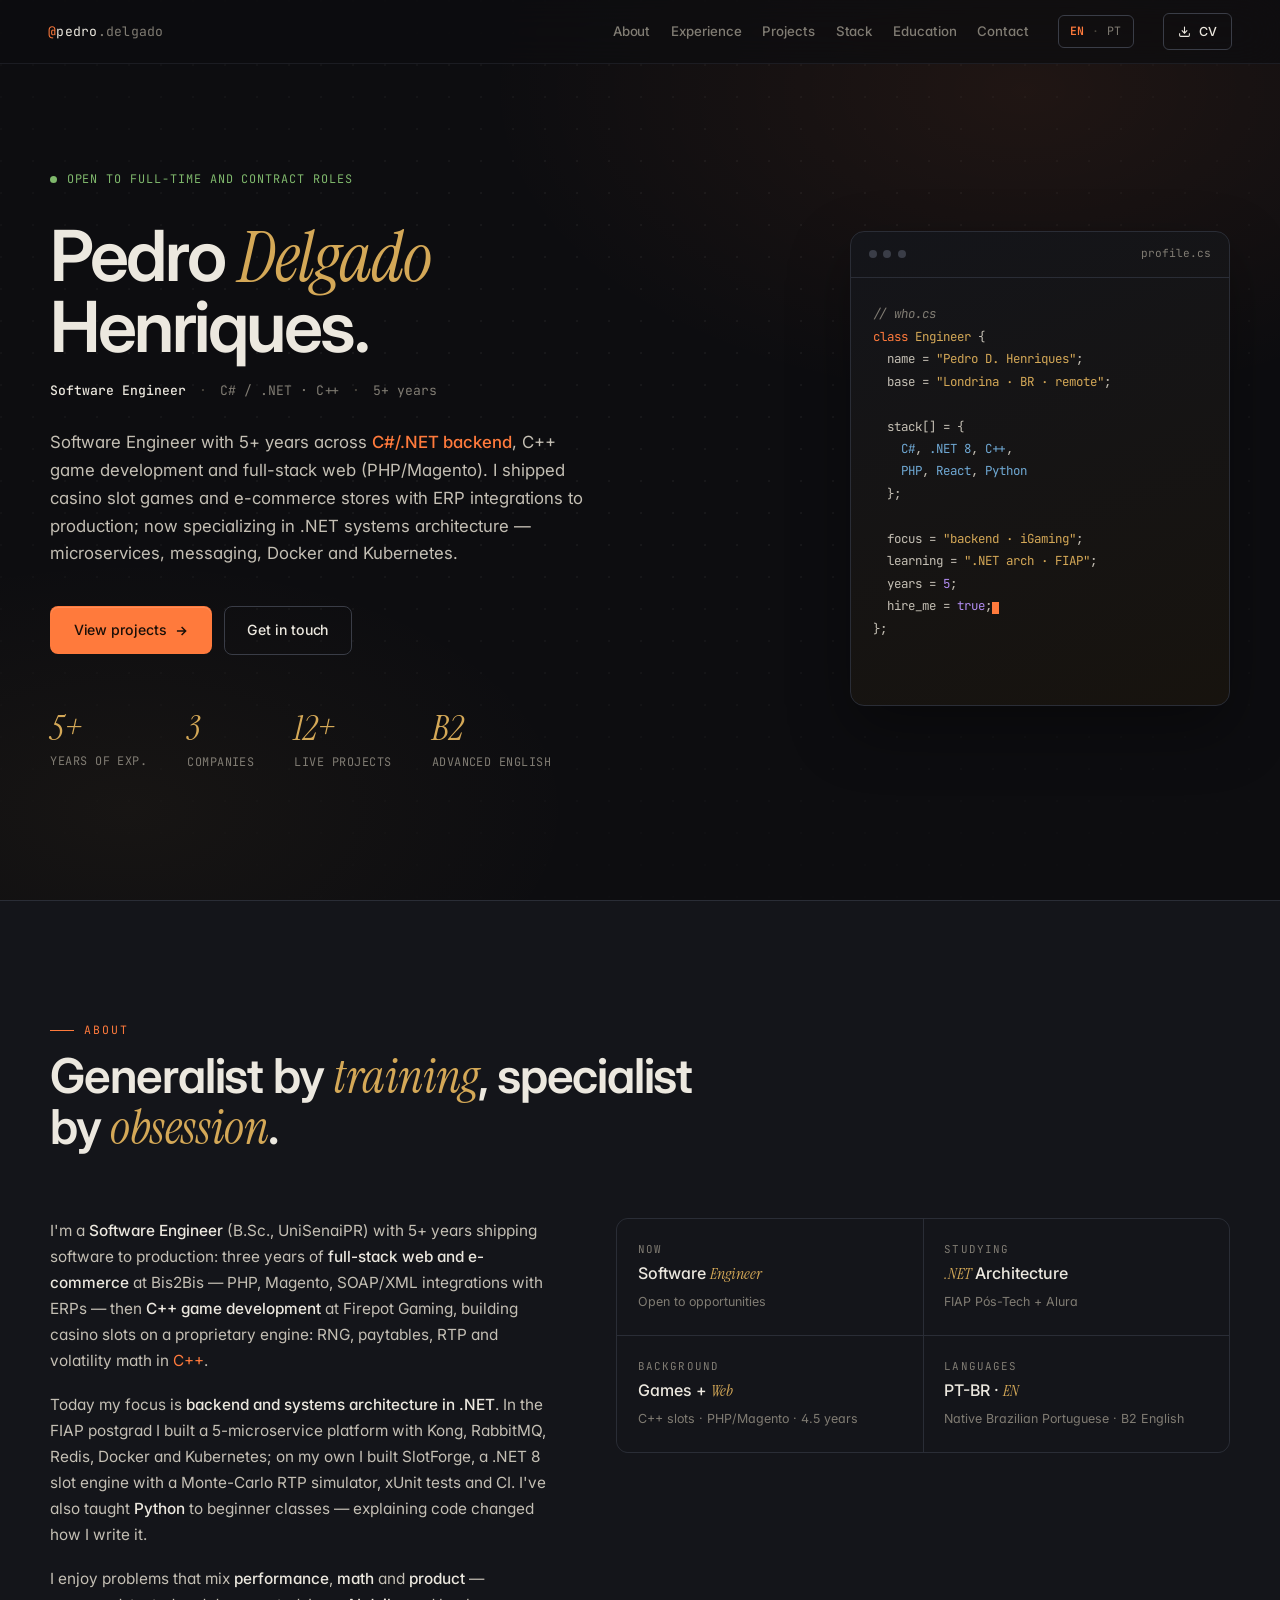
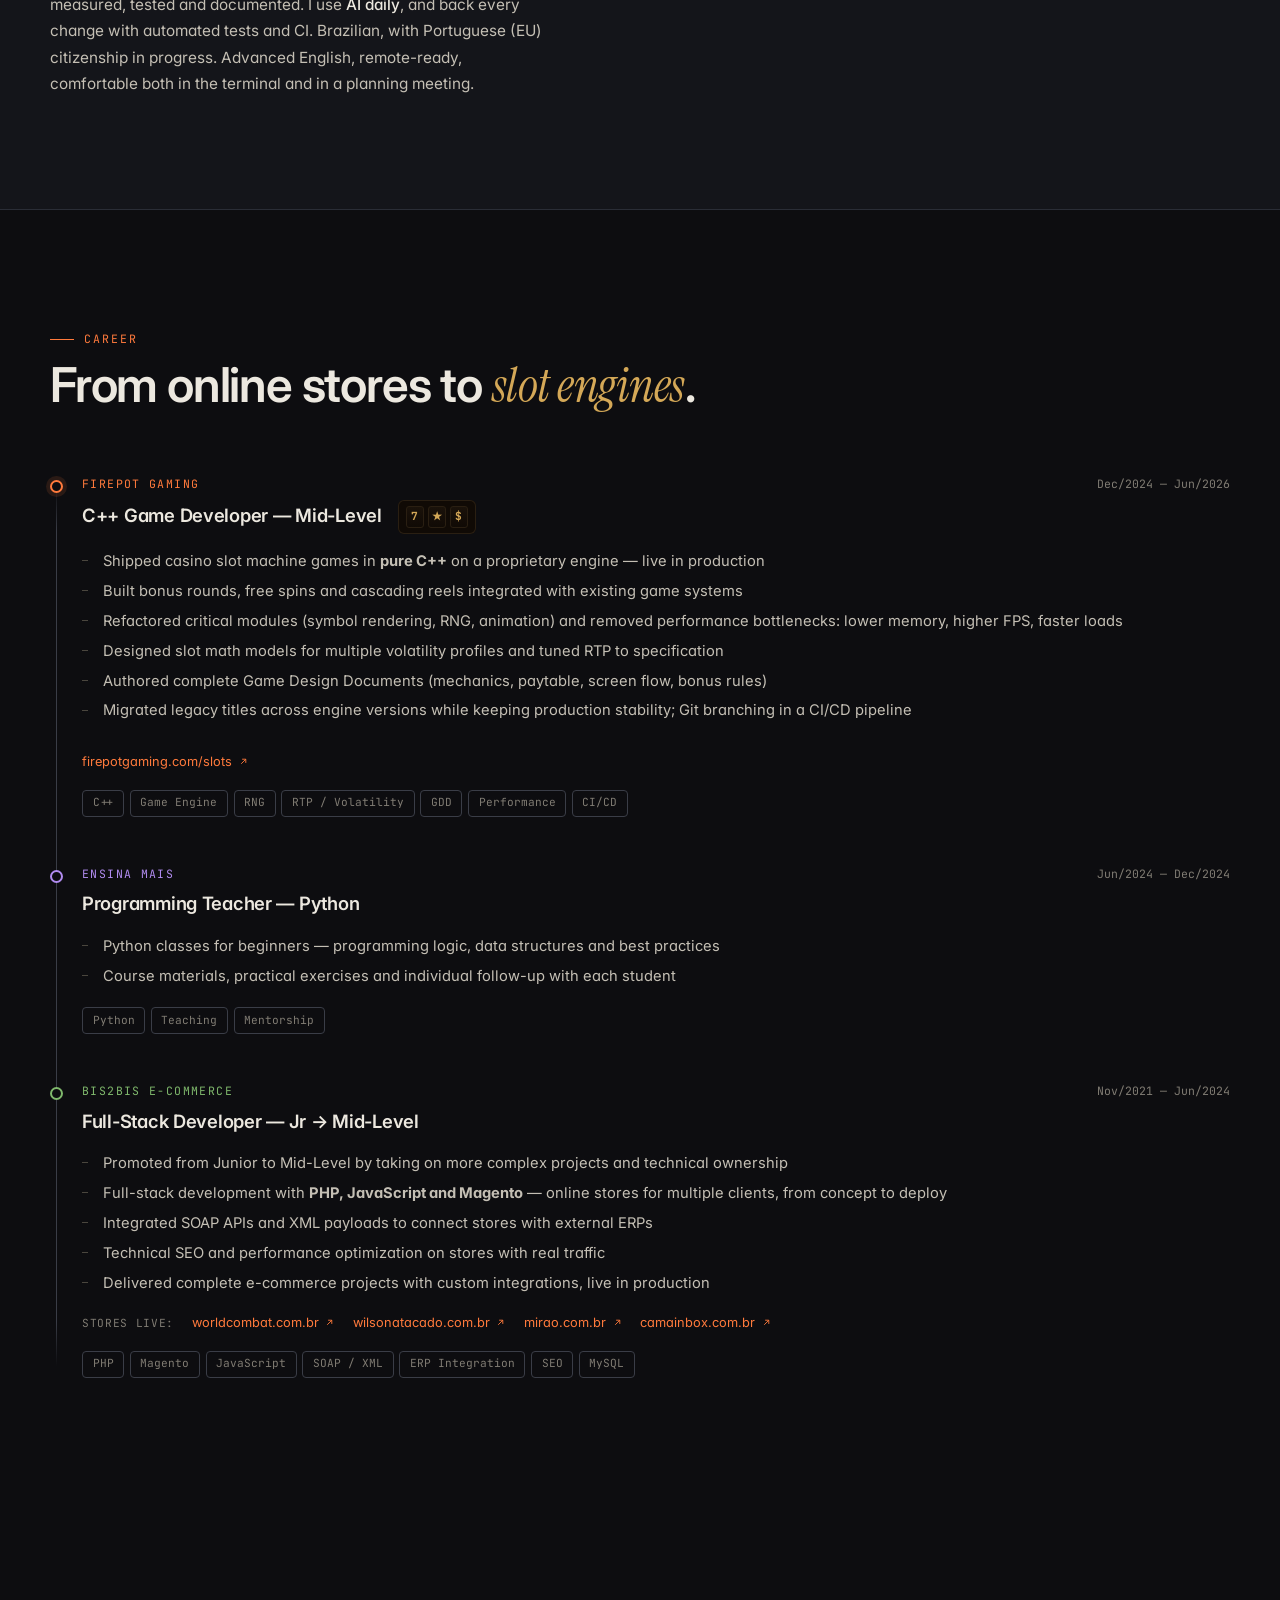
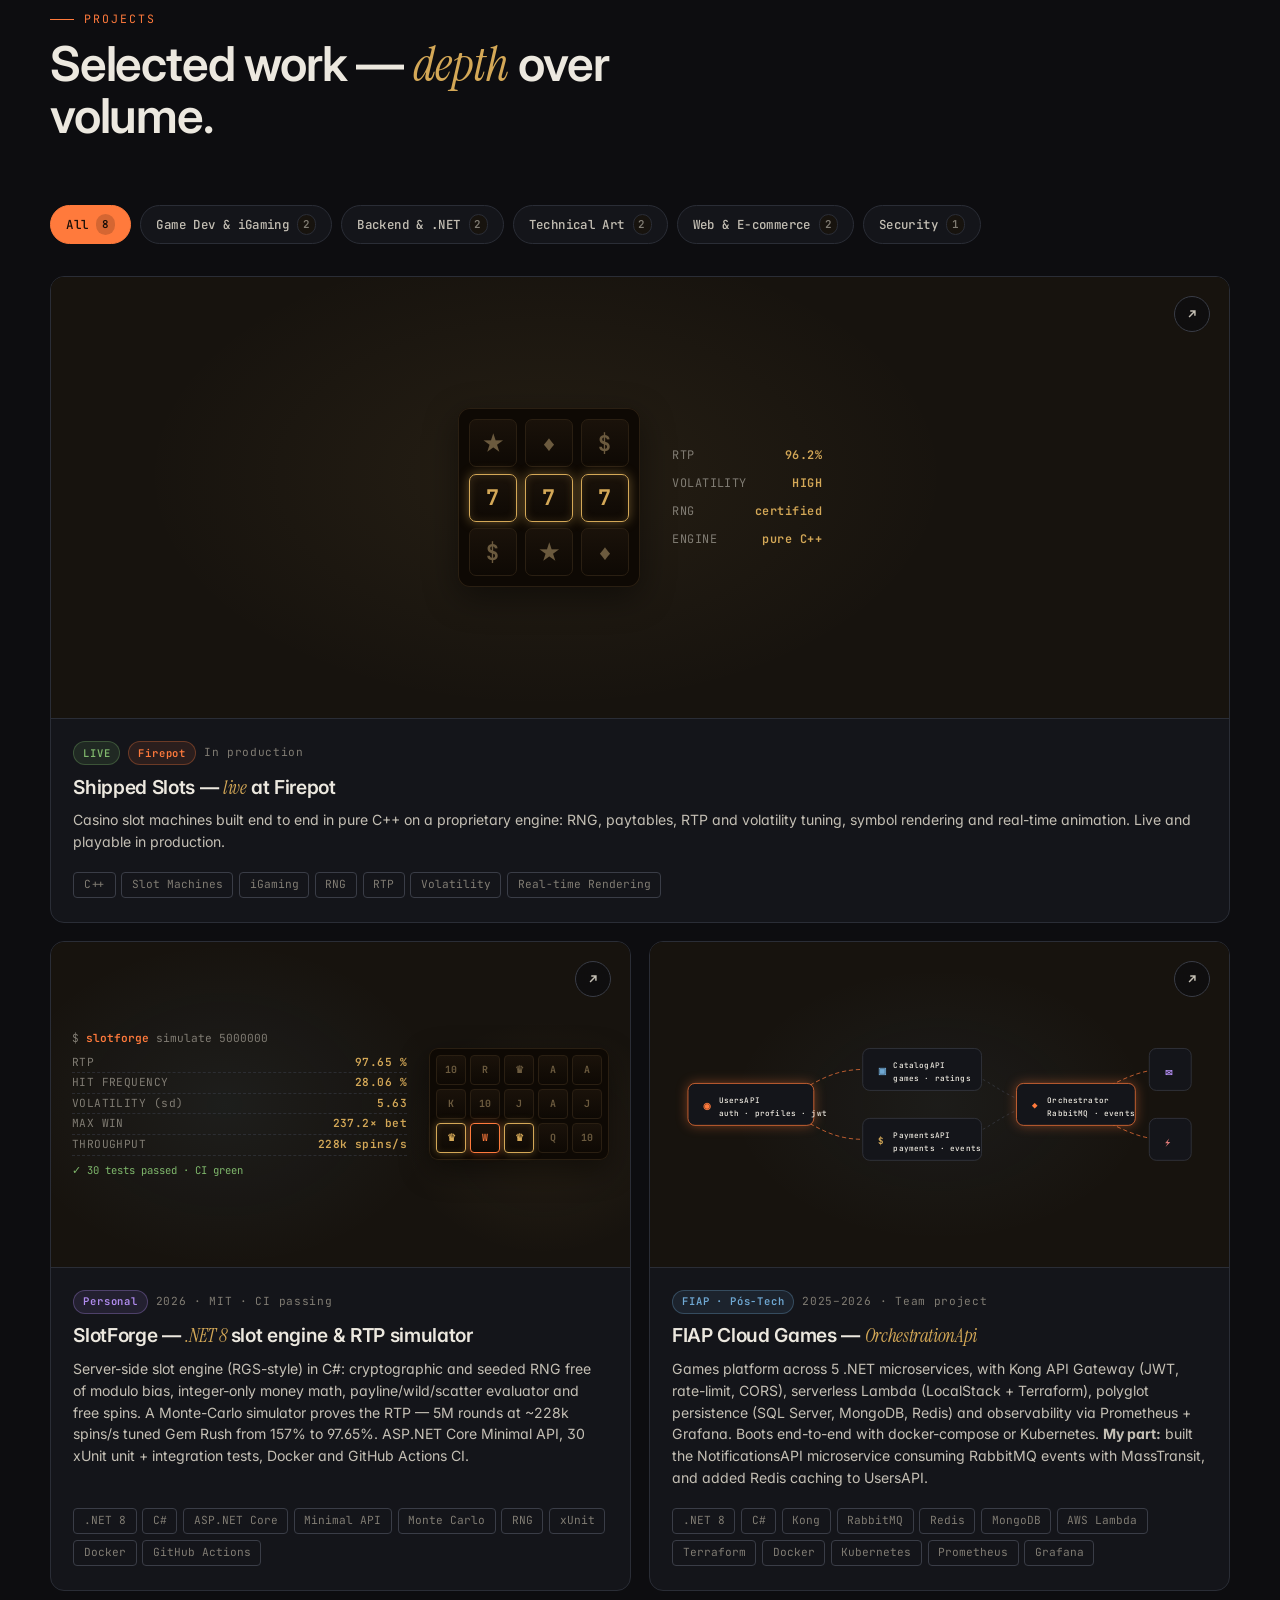
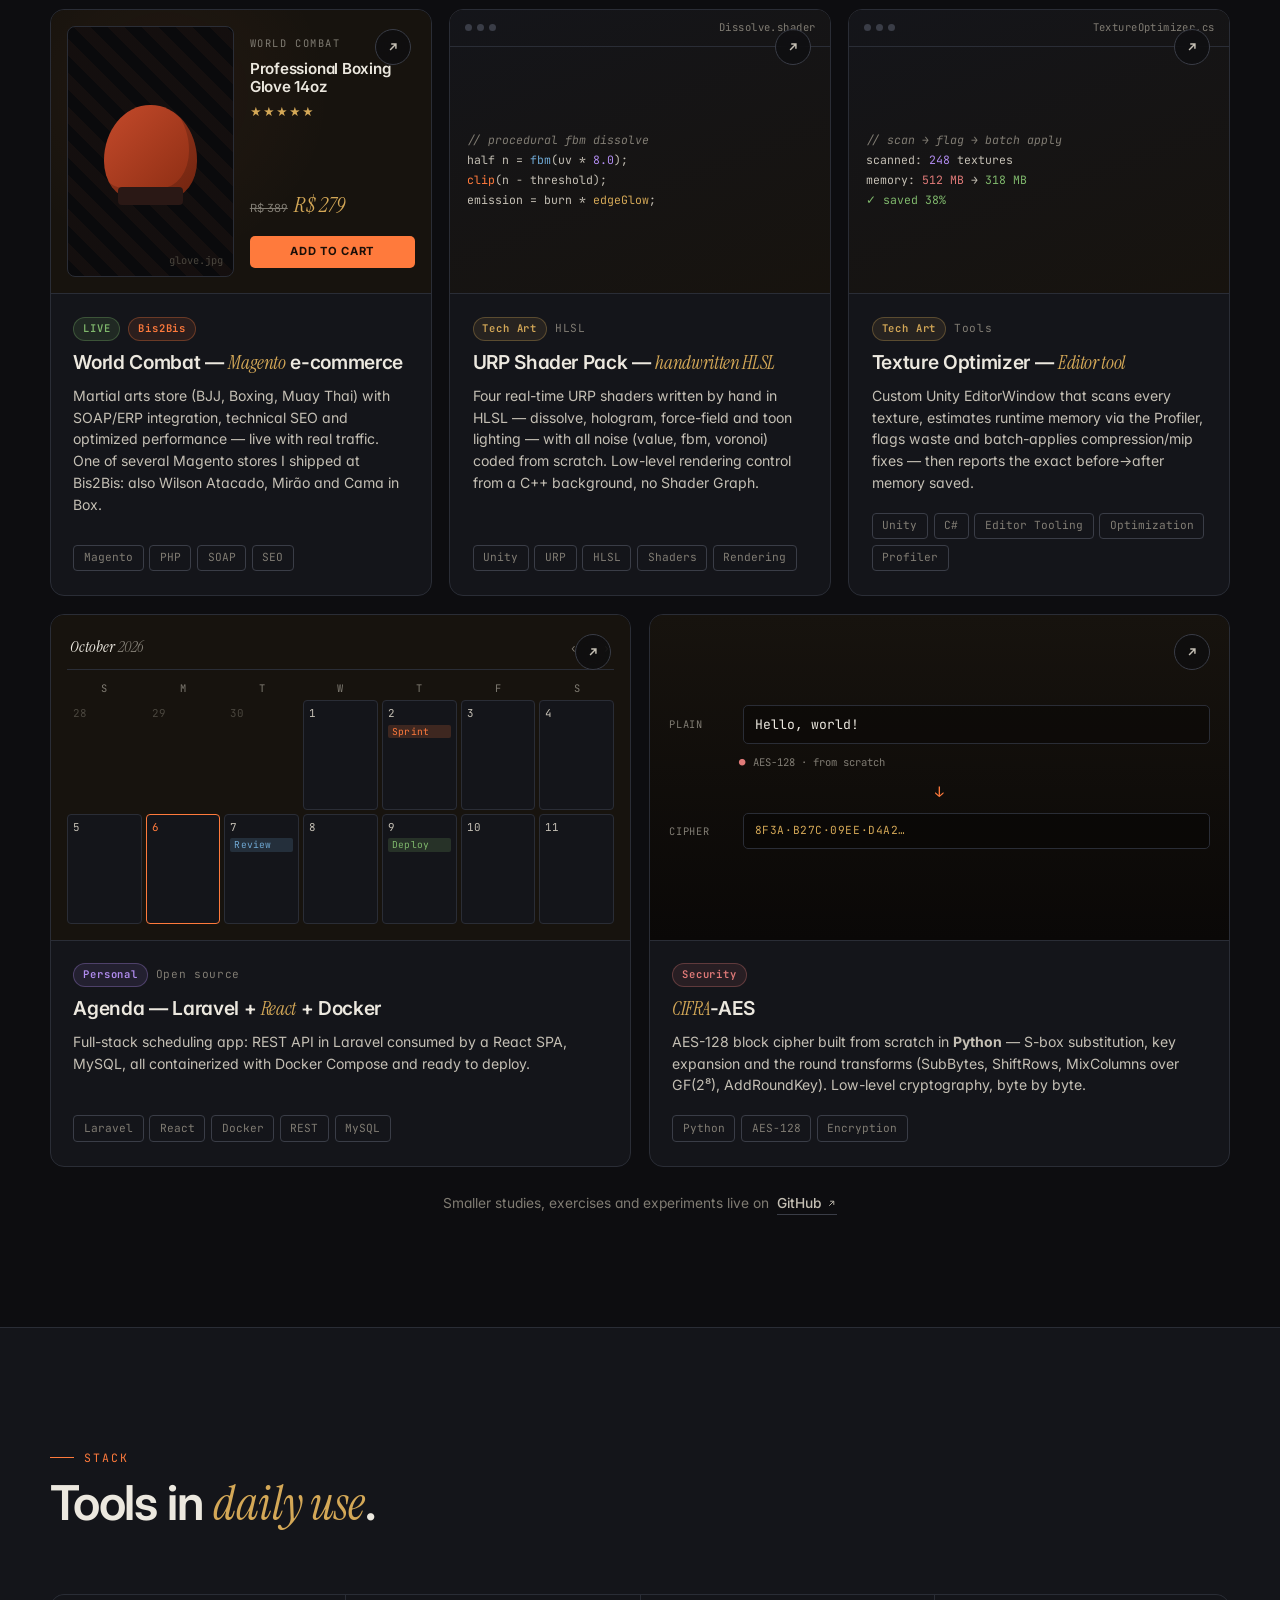
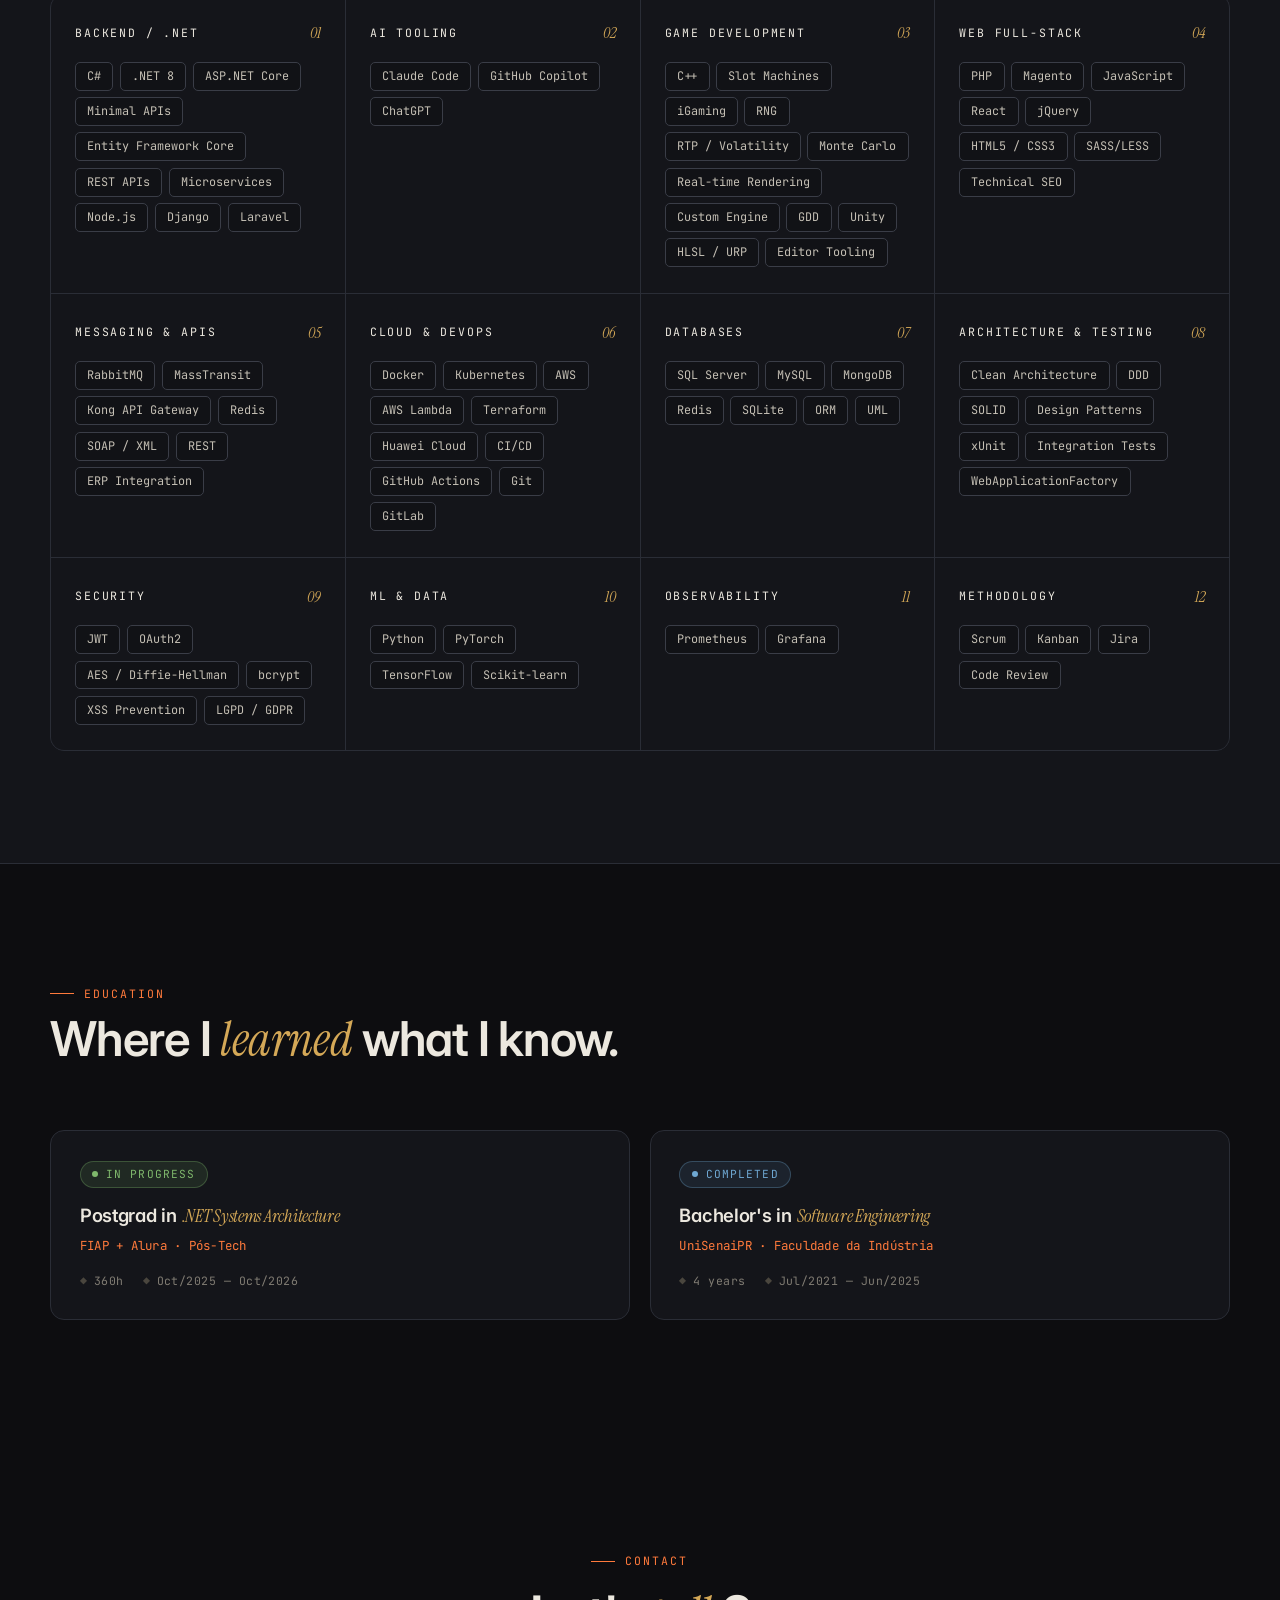
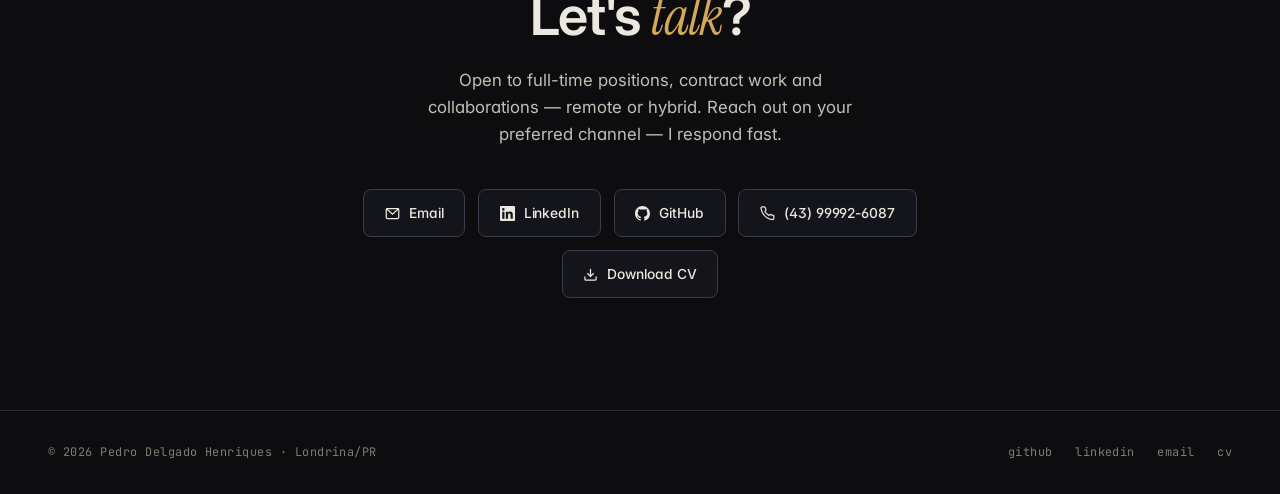
<file: index.html>
<!DOCTYPE html>
<html lang="en">
<head>
<meta charset="UTF-8" />
<meta name="viewport" content="width=device-width, initial-scale=1.0" />
<title data-i18n="meta.title">Pedro Delgado Henriques — Software Engineer | C# / .NET · C++ · Full-Stack</title>
<meta name="description" data-i18n-attr="content" data-i18n="meta.description" content="Software Engineer with 5+ years in C#/.NET backend, C++ game development and full-stack web. Shipped casino slot games and Magento e-commerce stores to production. Microservices, RabbitMQ, Docker, Kubernetes. Londrina/PR, Brazil — open to opportunities." />
<meta name="author" content="Pedro Delgado Henriques" />
<meta property="og:type" content="profile" />
<meta property="og:title" content="Pedro Delgado Henriques — Software Engineer | C# / .NET · C++" />
<meta property="og:description" content="5+ years shipping software to production: .NET microservices, C++ casino slots, Magento e-commerce. Portfolio, CV and contact." />
<meta property="og:url" content="https://pedrodelgadohenriques1.github.io/" />
<link rel="canonical" href="https://pedrodelgadohenriques1.github.io/" />
<link rel="preconnect" href="https://fonts.googleapis.com" />
<link rel="preconnect" href="https://fonts.gstatic.com" crossorigin />
<link href="https://fonts.googleapis.com/css2?family=Inter:wght@300;400;500;600;700&family=Instrument+Serif:ital@0;1&family=JetBrains+Mono:wght@400;500;600&display=swap" rel="stylesheet" />
<link rel="stylesheet" href="portfolio.css" />
<script type="application/ld+json">
{
  "@context": "https://schema.org",
  "@type": "Person",
  "name": "Pedro Delgado Henriques",
  "jobTitle": "Software Engineer",
  "url": "https://pedrodelgadohenriques1.github.io/",
  "email": "mailto:pedrodelgadohenriques1@gmail.com",
  "address": { "@type": "PostalAddress", "addressLocality": "Londrina", "addressRegion": "PR", "addressCountry": "BR" },
  "sameAs": [
    "https://github.com/PedroDelgadoHenriques1",
    "https://www.linkedin.com/in/pedro-delgado-henriques-8b865b215/"
  ],
  "knowsAbout": ["C#", ".NET", "ASP.NET Core", "Microservices", "C++", "Game Development", "Slot Machines", "RabbitMQ", "Docker", "Kubernetes", "PHP", "Magento", "React", "Python"],
  "alumniOf": [
    { "@type": "CollegeOrUniversity", "name": "UniSenaiPR" },
    { "@type": "CollegeOrUniversity", "name": "FIAP" }
  ]
}
</script>
</head>
<body>

<div id="scroll-bar"></div>

<!-- =================== NAV =================== -->
<nav id="navbar">
  <a href="#top" class="nav-logo"><span class="sym">@</span>pedro<span class="dim">.delgado</span></a>
  <div class="nav-right">
    <ul class="nav-links">
      <li><a href="#about" data-i18n="nav.about">About</a></li>
      <li><a href="#experience" data-i18n="nav.experience">Experience</a></li>
      <li><a href="#projects" data-i18n="nav.projects">Projects</a></li>
      <li><a href="#skills" data-i18n="nav.skills">Stack</a></li>
      <li><a href="#education" data-i18n="nav.education">Education</a></li>
      <li><a href="#contact" data-i18n="nav.contact">Contact</a></li>
    </ul>
    <button class="nav-lang" id="lang-toggle" aria-label="Language toggle" type="button">
      <span class="lang-opt" data-lang="en">EN</span>
      <span class="lang-sep">·</span>
      <span class="lang-opt" data-lang="pt">PT</span>
    </button>
    <a href="pedro-delgado-henriques-cv-en.pdf" download data-cv-link class="nav-cv">
      <svg width="13" height="13" viewBox="0 0 24 24" fill="none" stroke="currentColor" stroke-width="2"><path d="M21 15v4a2 2 0 0 1-2 2H5a2 2 0 0 1-2-2v-4"/><polyline points="7 10 12 15 17 10"/><line x1="12" y1="15" x2="12" y2="3"/></svg>
      CV
    </a>
    <button class="hamburger" id="ham" aria-label="Menu"><span></span><span></span><span></span></button>
  </div>
</nav>

<div class="mobile-menu" id="mobile-menu">
  <a href="#about" onclick="closeMobile()" data-i18n="nav.about">About</a>
  <a href="#experience" onclick="closeMobile()" data-i18n="nav.experience">Experience</a>
  <a href="#projects" onclick="closeMobile()" data-i18n="nav.projects">Projects</a>
  <a href="#skills" onclick="closeMobile()" data-i18n="nav.skills">Stack</a>
  <a href="#education" onclick="closeMobile()" data-i18n="nav.education">Education</a>
  <a href="#contact" onclick="closeMobile()" data-i18n="nav.contact">Contact</a>
  <a href="pedro-delgado-henriques-cv-en.pdf" download data-cv-link data-i18n="nav.downloadCv">Download CV</a>
  <button class="nav-lang mobile-lang" id="lang-toggle-mobile" aria-label="Language toggle" type="button">
    <span class="lang-opt" data-lang="en">EN</span>
    <span class="lang-sep">·</span>
    <span class="lang-opt" data-lang="pt">PT</span>
  </button>
</div>

<!-- =================== HERO =================== -->
<section class="hero" id="top">
  <div class="hero-inner">
    <div class="hero-left">
      <div class="hero-status h-in h-1">
        <span class="pulse"></span>
        <span data-i18n="hero.status">OPEN TO FULL-TIME AND CONTRACT ROLES</span>
      </div>

      <h1 class="h-in h-2">
        Pedro <em>Delgado</em><br/>Henriques.
      </h1>

      <div class="hero-roles h-in h-3">
        <strong data-i18n="hero.role1">Software Engineer</strong>
        <span class="sep">·</span>
        <span data-i18n="hero.role2">C# / .NET · C++</span>
        <span class="sep">·</span>
        <span data-i18n="hero.years">5+ years</span>
      </div>

      <p class="hero-desc h-in h-4" data-i18n="hero.desc">
        Software Engineer with 5+ years across <span class="accent">C#/.NET backend</span>, C++ game
        development and full-stack web (PHP/Magento). I shipped casino slot games and e-commerce stores with ERP
        integrations to production; now specializing in .NET systems architecture — microservices, messaging,
        Docker and Kubernetes.
      </p>

      <div class="hero-cta h-in h-5">
        <a href="#projects" class="btn btn-primary">
          <span data-i18n="hero.cta.projects">View projects</span>
          <svg width="14" height="14" viewBox="0 0 24 24" fill="none" stroke="currentColor" stroke-width="2.5"><path d="M5 12h14M13 5l7 7-7 7"/></svg>
        </a>
        <a href="#contact" class="btn btn-ghost" data-i18n="hero.cta.contact">Get in touch</a>
      </div>

      <div class="hero-stats h-in h-6">
        <div>
          <div class="stat-n">5+</div>
          <div class="stat-l" data-i18n="hero.stat.years">YEARS OF EXP.</div>
        </div>
        <div>
          <div class="stat-n">3</div>
          <div class="stat-l" data-i18n="hero.stat.companies">COMPANIES</div>
        </div>
        <div>
          <div class="stat-n">12+</div>
          <div class="stat-l" data-i18n="hero.stat.projects">LIVE PROJECTS</div>
        </div>
        <div>
          <div class="stat-n">B2</div>
          <div class="stat-l" data-i18n="hero.stat.english">ADVANCED ENGLISH</div>
        </div>
      </div>
    </div>

    <div class="hero-card h-in h-4">
      <div class="hero-card-header">
        <div class="dots"><span></span><span></span><span></span></div>
        <span>profile.cs</span>
      </div>
      <div class="hero-card-body">
        <div><span class="c">// who.cs</span></div>
        <div><span class="k">class</span> <span class="s">Engineer</span> {</div>
        <div>&nbsp;&nbsp;name = <span class="s">"Pedro D. Henriques"</span>;</div>
        <div>&nbsp;&nbsp;base = <span class="s">"Londrina · BR · remote"</span>;</div>
        <div>&nbsp;&nbsp;</div>
        <div>&nbsp;&nbsp;stack[] = {</div>
        <div>&nbsp;&nbsp;&nbsp;&nbsp;<span class="b">C#</span>, <span class="b">.NET 8</span>, <span class="b">C++</span>,</div>
        <div>&nbsp;&nbsp;&nbsp;&nbsp;<span class="b">PHP</span>, <span class="b">React</span>, <span class="b">Python</span></div>
        <div>&nbsp;&nbsp;};</div>
        <div>&nbsp;&nbsp;</div>
        <div>&nbsp;&nbsp;focus = <span class="s">"backend · iGaming"</span>;</div>
        <div>&nbsp;&nbsp;learning = <span class="s">".NET arch · FIAP"</span>;</div>
        <div>&nbsp;&nbsp;years = <span class="n">5</span>;</div>
        <div>&nbsp;&nbsp;hire_me = <span class="n">true</span>;<span class="cur"></span></div>
        <div>};</div>
      </div>
    </div>
  </div>
</section>

<!-- =================== ABOUT =================== -->
<section id="about">
  <div class="container">
    <div class="section-head reveal">
      <span class="eyebrow" data-i18n="about.eyebrow">About</span>
      <h2 data-i18n="about.title">Generalist by <em>training</em>, specialist by <em>obsession</em>.</h2>
    </div>
    <div class="about-wrap">
      <div class="about-text reveal delay-1">
        <p data-i18n="about.p1">
          I'm a <strong>Software Engineer</strong> (B.Sc., UniSenaiPR) with 5+ years shipping software to
          production: three years of <strong>full-stack web and e-commerce</strong> at Bis2Bis — PHP, Magento,
          SOAP/XML integrations with ERPs — then <strong>C++ game development</strong> at Firepot Gaming, building
          casino slots on a proprietary engine: RNG, paytables, RTP and volatility math in <span class="h">C++</span>.
        </p>
        <p data-i18n="about.p2">
          Today my focus is <strong>backend and systems architecture in .NET</strong>. In the FIAP postgrad
          I built a 5-microservice platform with Kong, RabbitMQ, Redis, Docker and Kubernetes; on my own I built
          SlotForge, a .NET 8 slot engine with a Monte-Carlo RTP simulator, xUnit tests and CI. I've also taught
          <strong>Python</strong> to beginner classes — explaining code changed how I write it.
        </p>
        <p data-i18n="about.p3">
          I enjoy problems that mix <strong>performance</strong>, <strong>math</strong> and <strong>product</strong>
          — measured, tested and documented. I use <strong>AI daily</strong>, and back every change with automated
          tests and CI. Brazilian, with Portuguese (EU) citizenship in progress. Advanced English, remote-ready,
          comfortable both in the terminal and in a planning meeting.
        </p>
      </div>

      <div class="about-facts reveal delay-2">
        <div class="fact">
          <div class="fact-label" data-i18n="about.fact.today.label">Now</div>
          <div class="fact-val" data-i18n="about.fact.today.val">Software <span class="pop">Engineer</span></div>
          <div class="fact-sub" data-i18n="about.fact.today.sub">Open to opportunities</div>
        </div>
        <div class="fact">
          <div class="fact-label" data-i18n="about.fact.studying.label">Studying</div>
          <div class="fact-val" data-i18n="about.fact.studying.val"><span class="pop">.NET</span> Architecture</div>
          <div class="fact-sub" data-i18n="about.fact.studying.sub">FIAP Pós-Tech + Alura</div>
        </div>
        <div class="fact">
          <div class="fact-label" data-i18n="about.fact.bg.label">Background</div>
          <div class="fact-val" data-i18n="about.fact.bg.val">Games + <span class="pop">Web</span></div>
          <div class="fact-sub" data-i18n="about.fact.bg.sub">C++ slots · PHP/Magento · 4.5 years</div>
        </div>
        <div class="fact">
          <div class="fact-label" data-i18n="about.fact.lang.label">Languages</div>
          <div class="fact-val" data-i18n="about.fact.lang.val">PT-BR · <span class="pop">EN</span></div>
          <div class="fact-sub" data-i18n="about.fact.lang.sub">Native Brazilian Portuguese · B2 English</div>
        </div>
      </div>
    </div>
  </div>
</section>

<!-- =================== EXPERIENCE =================== -->
<section id="experience">
  <div class="container">
    <div class="section-head reveal">
      <span class="eyebrow" data-i18n="exp.eyebrow">Career</span>
      <h2 data-i18n="exp.title">From online stores to <em>slot engines</em>.</h2>
    </div>

    <div class="timeline">
      <div class="tl-item firepot reveal">
        <div class="tl-marker"></div>
        <div class="tl-head">
          <span class="tl-company">Firepot Gaming</span>
          <span class="tl-date" data-i18n="exp.firepot.date">Dec/2024 — Jun/2026</span>
        </div>
        <div class="tl-role">
          <span data-i18n="exp.firepot.role">C++ Game Developer — Mid-Level</span>
          <span class="slot-mini" aria-hidden="true"><span>7</span><span>★</span><span>$</span></span>
        </div>
        <ul class="tl-bullets">
          <li data-i18n="exp.firepot.b1">Shipped casino slot machine games in <strong>pure C++</strong> on a proprietary engine — live in production</li>
          <li data-i18n="exp.firepot.b2">Built bonus rounds, free spins and cascading reels integrated with existing game systems</li>
          <li data-i18n="exp.firepot.b3">Refactored critical modules (symbol rendering, RNG, animation) and removed performance bottlenecks: lower memory, higher FPS, faster loads</li>
          <li data-i18n="exp.firepot.b4">Designed slot math models for multiple volatility profiles and tuned RTP to specification</li>
          <li data-i18n="exp.firepot.b5">Authored complete Game Design Documents (mechanics, paytable, screen flow, bonus rules)</li>
          <li data-i18n="exp.firepot.b6">Migrated legacy titles across engine versions while keeping production stability; Git branching in a CI/CD pipeline</li>
        </ul>
        <a href="https://www.firepotgaming.com/slots" target="_blank" rel="noopener" class="tl-link">
          firepotgaming.com/slots
          <svg width="11" height="11" viewBox="0 0 24 24" fill="none" stroke="currentColor" stroke-width="2"><path d="M7 17L17 7M9 7h8v8"/></svg>
        </a>
        <div class="tl-tags">
          <span class="tag">C++</span><span class="tag">Game Engine</span><span class="tag">RNG</span>
          <span class="tag">RTP / Volatility</span><span class="tag">GDD</span><span class="tag">Performance</span><span class="tag">CI/CD</span>
        </div>
      </div>

      <div class="tl-item ensina reveal delay-1">
        <div class="tl-marker"></div>
        <div class="tl-head">
          <span class="tl-company">Ensina Mais</span>
          <span class="tl-date" data-i18n="exp.ensina.date">Jun/2024 — Dec/2024</span>
        </div>
        <div class="tl-role" data-i18n="exp.ensina.role">Programming Teacher — Python</div>
        <ul class="tl-bullets">
          <li data-i18n="exp.ensina.b1">Python classes for beginners — programming logic, data structures and best practices</li>
          <li data-i18n="exp.ensina.b2">Course materials, practical exercises and individual follow-up with each student</li>
        </ul>
        <div class="tl-tags">
          <span class="tag">Python</span>
          <span class="tag" data-i18n="exp.ensina.tag1">Teaching</span>
          <span class="tag" data-i18n="exp.ensina.tag2">Mentorship</span>
        </div>
      </div>

      <div class="tl-item bis reveal delay-2">
        <div class="tl-marker"></div>
        <div class="tl-head">
          <span class="tl-company">Bis2Bis E-commerce</span>
          <span class="tl-date" data-i18n="exp.bis.date">Nov/2021 — Jun/2024</span>
        </div>
        <div class="tl-role" data-i18n="exp.bis.role">Full-Stack Developer — Jr → Mid-Level</div>
        <ul class="tl-bullets">
          <li data-i18n="exp.bis.b1">Promoted from Junior to Mid-Level by taking on more complex projects and technical ownership</li>
          <li data-i18n="exp.bis.b2">Full-stack development with <strong>PHP, JavaScript and Magento</strong> — online stores for multiple clients, from concept to deploy</li>
          <li data-i18n="exp.bis.b3">Integrated SOAP APIs and XML payloads to connect stores with external ERPs</li>
          <li data-i18n="exp.bis.b4">Technical SEO and performance optimization on stores with real traffic</li>
          <li data-i18n="exp.bis.b5">Delivered complete e-commerce projects with custom integrations, live in production</li>
        </ul>
        <div class="tl-stores">
          <span class="tl-label" data-i18n="exp.bis.stores">Stores live:</span>
          <a href="https://www.worldcombat.com.br/" target="_blank" rel="noopener" class="tl-link">
            worldcombat.com.br
            <svg width="11" height="11" viewBox="0 0 24 24" fill="none" stroke="currentColor" stroke-width="2"><path d="M7 17L17 7M9 7h8v8"/></svg>
          </a>
          <a href="https://www.wilsonatacado.com.br/" target="_blank" rel="noopener" class="tl-link">
            wilsonatacado.com.br
            <svg width="11" height="11" viewBox="0 0 24 24" fill="none" stroke="currentColor" stroke-width="2"><path d="M7 17L17 7M9 7h8v8"/></svg>
          </a>
          <a href="https://www.mirao.com.br/" target="_blank" rel="noopener" class="tl-link">
            mirao.com.br
            <svg width="11" height="11" viewBox="0 0 24 24" fill="none" stroke="currentColor" stroke-width="2"><path d="M7 17L17 7M9 7h8v8"/></svg>
          </a>
          <a href="https://www.camainbox.com.br/" target="_blank" rel="noopener" class="tl-link">
            camainbox.com.br
            <svg width="11" height="11" viewBox="0 0 24 24" fill="none" stroke="currentColor" stroke-width="2"><path d="M7 17L17 7M9 7h8v8"/></svg>
          </a>
        </div>
        <div class="tl-tags">
          <span class="tag">PHP</span><span class="tag">Magento</span><span class="tag">JavaScript</span>
          <span class="tag">SOAP / XML</span><span class="tag">ERP Integration</span><span class="tag">SEO</span><span class="tag">MySQL</span>
        </div>
      </div>
    </div>
  </div>
</section>

<!-- =================== PROJECTS =================== -->
<section id="projects">
  <div class="container">
    <div class="section-head reveal">
      <span class="eyebrow" data-i18n="proj.eyebrow">Projects</span>
      <h2 data-i18n="proj.title">Selected work — <em>depth</em> over volume.</h2>
    </div>

    <div class="proj-tabs reveal delay-1" role="tablist" aria-label="Project categories">
      <button class="proj-tab active" data-cat="all" type="button" role="tab">
        <span data-i18n="proj.tab.all">All</span><span class="count">8</span>
      </button>
      <button class="proj-tab" data-cat="game" type="button" role="tab">
        <span data-i18n="proj.tab.game">Game Dev & iGaming</span><span class="count">2</span>
      </button>
      <button class="proj-tab" data-cat="backend" type="button" role="tab">
        <span data-i18n="proj.tab.backend">Backend & .NET</span><span class="count">2</span>
      </button>
      <button class="proj-tab" data-cat="techart" type="button" role="tab">
        <span data-i18n="proj.tab.techart">Technical Art</span><span class="count">2</span>
      </button>
      <button class="proj-tab" data-cat="web" type="button" role="tab">
        <span data-i18n="proj.tab.web">Web & E-commerce</span><span class="count">2</span>
      </button>
      <button class="proj-tab" data-cat="security" type="button" role="tab">
        <span data-i18n="proj.tab.security">Security</span><span class="count">1</span>
      </button>
    </div>

    <div class="projects-grid">

      <!-- 0. Shipped Slots (FLAGSHIP) -->
      <a class="proj feat reveal" data-cat="game" href="https://www.firepotgaming.com/slots" target="_blank" rel="noopener">
        <div class="proj-visual">
          <div class="viz-slots">
            <div class="reels">
              <div class="reel"><div class="sym">★</div><div class="sym win">7</div><div class="sym">$</div></div>
              <div class="reel"><div class="sym">♦</div><div class="sym win">7</div><div class="sym">★</div></div>
              <div class="reel"><div class="sym">$</div><div class="sym win">7</div><div class="sym">♦</div></div>
            </div>
            <div class="meta">
              <div class="row"><span>RTP</span><b>96.2%</b></div>
              <div class="row"><span>VOLATILITY</span><b>HIGH</b></div>
              <div class="row"><span>RNG</span><b>certified</b></div>
              <div class="row"><span>ENGINE</span><b>pure C++</b></div>
            </div>
          </div>
          <div class="proj-arrow">
            <svg width="14" height="14" viewBox="0 0 24 24" fill="none" stroke="currentColor" stroke-width="2.5"><path d="M7 17L17 7M9 7h8v8"/></svg>
          </div>
        </div>
        <div class="proj-body">
          <div class="proj-meta">
            <span class="pill live"><span class="d"></span>LIVE</span>
            <span class="pill work">Firepot</span>
            <span data-i18n="proj.p0.status">In production</span>
          </div>
          <div class="proj-name" data-i18n="proj.p0.name">Shipped Slots — <em>live</em> at Firepot</div>
          <div class="proj-desc" data-i18n="proj.p0.desc">
            Casino slot machines built end to end in pure C++ on a proprietary engine: RNG, paytables,
            RTP and volatility tuning, symbol rendering and real-time animation. Live and playable in production.
          </div>
          <div class="proj-tech">
            <span class="tag">C++</span><span class="tag">Slot Machines</span>
            <span class="tag">iGaming</span><span class="tag">RNG</span>
            <span class="tag">RTP</span><span class="tag">Volatility</span>
            <span class="tag">Real-time Rendering</span>
          </div>
        </div>
      </a>

      <!-- 1. SlotForge (.NET 8 slot engine + RTP simulator) -->
      <a class="proj w-half reveal delay-1" data-cat="game backend" href="https://github.com/PedroDelgadoHenriques1/SlotForge" target="_blank" rel="noopener">
        <div class="proj-visual">
          <div class="viz-forge">
            <div class="term">
              <div class="cmd">$ <b>slotforge</b> simulate 5000000</div>
              <div class="row"><span>RTP</span><b>97.65 %</b></div>
              <div class="row"><span>HIT FREQUENCY</span><b>28.06 %</b></div>
              <div class="row"><span>VOLATILITY (sd)</span><b>5.63</b></div>
              <div class="row"><span>MAX WIN</span><b>237.2× bet</b></div>
              <div class="row"><span>THROUGHPUT</span><b>228k spins/s</b></div>
              <div class="ok">✓ 30 tests passed · CI green</div>
            </div>
            <div class="grid" aria-hidden="true">
              <div class="cell">10</div><div class="cell">R</div><div class="cell">♛</div><div class="cell">A</div><div class="cell">A</div>
              <div class="cell">K</div><div class="cell">10</div><div class="cell">J</div><div class="cell">A</div><div class="cell">J</div>
              <div class="cell win">♛</div><div class="cell win wild">W</div><div class="cell win">♛</div><div class="cell">Q</div><div class="cell">10</div>
            </div>
          </div>
          <div class="proj-arrow">
            <svg width="14" height="14" viewBox="0 0 24 24" fill="none" stroke="currentColor" stroke-width="2.5"><path d="M7 17L17 7M9 7h8v8"/></svg>
          </div>
        </div>
        <div class="proj-body">
          <div class="proj-meta">
            <span class="pill learn" data-i18n="proj.forge.pill">Personal</span>
            <span data-i18n="proj.forge.meta">2026 · MIT · CI passing</span>
          </div>
          <div class="proj-name" data-i18n="proj.forge.name">SlotForge — <em>.NET 8</em> slot engine & RTP simulator</div>
          <div class="proj-desc" data-i18n="proj.forge.desc">
            Server-side slot engine (RGS-style) in C#: cryptographic and seeded RNG free of modulo bias,
            integer-only money math, payline/wild/scatter evaluator and free spins. A Monte-Carlo simulator proves the
            RTP — 5M rounds at ~228k spins/s tuned Gem Rush from 157% to 97.65%. ASP.NET Core Minimal API, 30 xUnit
            unit + integration tests, Docker and GitHub Actions CI.
          </div>
          <div class="proj-tech">
            <span class="tag">.NET 8</span><span class="tag">C#</span>
            <span class="tag">ASP.NET Core</span><span class="tag">Minimal API</span>
            <span class="tag">Monte Carlo</span><span class="tag">RNG</span>
            <span class="tag">xUnit</span><span class="tag">Docker</span>
            <span class="tag">GitHub Actions</span>
          </div>
        </div>
      </a>

      <!-- 2. Microservices (FIAP) -->
      <a class="proj w-half reveal delay-2" data-cat="backend" href="https://github.com/FIAP-PosTech-2025/OrchestrationApi" target="_blank" rel="noopener">
        <div class="proj-visual">
          <div class="viz-network">
            <svg viewBox="0 0 760 220" preserveAspectRatio="xMidYMid meet">
              <!-- edges -->
              <path class="edge active" d="M 110 110 C 180 110, 200 60, 270 60" />
              <path class="edge active" d="M 110 110 C 180 110, 200 160, 270 160" />
              <path class="edge" d="M 380 60 C 460 60, 460 110, 540 110" />
              <path class="edge" d="M 380 160 C 460 160, 460 110, 540 110" />
              <path class="edge active" d="M 540 110 C 600 110, 640 60, 700 60" />
              <path class="edge active" d="M 540 110 C 600 110, 640 160, 700 160" />

              <!-- node: Users -->
              <g transform="translate(20, 80)">
                <rect class="node-bg hot" x="0" y="0" width="180" height="60" rx="10" />
                <text class="node-icon" x="22" y="36" fill="#ff7a3c">◉</text>
                <text class="node-label" x="44" y="28">UsersAPI</text>
                <text class="node-label" x="44" y="46" fill="#807c73" font-size="9">auth · profiles · jwt</text>
              </g>

              <!-- node: Catalog -->
              <g transform="translate(270, 30)">
                <rect class="node-bg" x="0" y="0" width="170" height="60" rx="10" />
                <text class="node-icon" x="22" y="36" fill="#6fa8d3">▣</text>
                <text class="node-label" x="44" y="28">CatalogAPI</text>
                <text class="node-label" x="44" y="46" fill="#807c73" font-size="9">games · ratings</text>
              </g>

              <!-- node: Payments -->
              <g transform="translate(270, 130)">
                <rect class="node-bg" x="0" y="0" width="170" height="60" rx="10" />
                <text class="node-icon" x="22" y="36" fill="#d4a857">$</text>
                <text class="node-label" x="44" y="28">PaymentsAPI</text>
                <text class="node-label" x="44" y="46" fill="#807c73" font-size="9">payments · events</text>
              </g>

              <!-- node: Orchestration -->
              <g transform="translate(490, 80)">
                <rect class="node-bg hot" x="0" y="0" width="170" height="60" rx="10" />
                <text class="node-icon" x="22" y="36" fill="#ff7a3c">◆</text>
                <text class="node-label" x="44" y="28">Orchestrator</text>
                <text class="node-label" x="44" y="46" fill="#807c73" font-size="9">RabbitMQ · events</text>
              </g>

              <!-- node: Notifications -->
              <g transform="translate(680, 30)">
                <rect class="node-bg" x="0" y="0" width="60" height="60" rx="10" />
                <text class="node-icon" x="22" y="40" fill="#b18cf0">✉</text>
              </g>
              <!-- node: Cache -->
              <g transform="translate(680, 130)">
                <rect class="node-bg" x="0" y="0" width="60" height="60" rx="10" />
                <text class="node-icon" x="22" y="40" fill="#e07a78">⚡</text>
              </g>
            </svg>
          </div>
          <div class="proj-arrow">
            <svg width="14" height="14" viewBox="0 0 24 24" fill="none" stroke="currentColor" stroke-width="2.5"><path d="M7 17L17 7M9 7h8v8"/></svg>
          </div>
        </div>
        <div class="proj-body">
          <div class="proj-meta">
            <span class="pill fiap">FIAP · Pós-Tech</span>
            <span>2025–2026</span>
            <span>·</span>
            <span data-i18n="proj.p1.status">Team project</span>
          </div>
          <div class="proj-name" data-i18n="proj.p1.name">FIAP Cloud Games — <em>OrchestrationApi</em></div>
          <div class="proj-desc" data-i18n="proj.p1.desc">
            Games platform across 5 .NET microservices, with Kong API Gateway (JWT, rate-limit, CORS),
            serverless Lambda (LocalStack + Terraform), polyglot persistence (SQL Server, MongoDB, Redis)
            and observability via Prometheus + Grafana. Boots end-to-end with docker-compose or Kubernetes.
            <b>My part:</b> built the NotificationsAPI microservice consuming RabbitMQ events with MassTransit,
            and added Redis caching to UsersAPI.
          </div>
          <div class="proj-tech">
            <span class="tag">.NET 8</span><span class="tag">C#</span>
            <span class="tag">Kong</span><span class="tag">RabbitMQ</span>
            <span class="tag">Redis</span><span class="tag">MongoDB</span>
            <span class="tag">AWS Lambda</span><span class="tag">Terraform</span>
            <span class="tag">Docker</span><span class="tag">Kubernetes</span>
            <span class="tag">Prometheus</span><span class="tag">Grafana</span>
          </div>
        </div>
      </a>

      <!-- 3. World Combat -->
      <a class="proj w-third reveal" data-cat="web" href="https://www.worldcombat.com.br/" target="_blank" rel="noopener">
        <div class="proj-visual">
          <div class="viz-product">
            <div class="image"><div class="glove"></div></div>
            <div class="info">
              <div class="brand">World Combat</div>
              <div class="pname" data-i18n="proj.p2.glove">Professional Boxing Glove 14oz</div>
              <div class="stars">★★★★★</div>
              <div class="price-row">
                <span class="price-old">R$ 389</span>
                <span class="price-new">R$ 279</span>
              </div>
              <div class="cart" data-i18n="proj.p2.cart">Add to cart</div>
            </div>
          </div>
          <div class="proj-arrow">
            <svg width="14" height="14" viewBox="0 0 24 24" fill="none" stroke="currentColor" stroke-width="2.5"><path d="M7 17L17 7M9 7h8v8"/></svg>
          </div>
        </div>
        <div class="proj-body">
          <div class="proj-meta">
            <span class="pill live"><span class="d"></span>LIVE</span>
            <span class="pill work">Bis2Bis</span>
          </div>
          <div class="proj-name" data-i18n="proj.p2.name">World Combat — <em>Magento</em> e-commerce</div>
          <div class="proj-desc" data-i18n="proj.p2.desc">
            Martial arts store (BJJ, Boxing, Muay Thai) with SOAP/ERP integration, technical SEO and
            optimized performance — live with real traffic. One of several Magento stores I shipped at
            Bis2Bis: also Wilson Atacado, Mirão and Cama in Box.
          </div>
          <div class="proj-tech">
            <span class="tag">Magento</span><span class="tag">PHP</span>
            <span class="tag">SOAP</span><span class="tag">SEO</span>
          </div>
        </div>
      </a>

      <!-- 4. URP Shader Pack (Technical Art) -->
      <a class="proj w-third reveal delay-1" data-cat="techart" href="https://github.com/PedroDelgadoHenriques1/urp-stylized-shaders" target="_blank" rel="noopener">
        <div class="proj-visual">
          <div class="viz-code">
            <div class="vc-head"><span class="vc-dots"><i></i><i></i><i></i></span><span class="vc-file">Dissolve.shader</span></div>
            <div class="vc-body">
              <div class="ln"><span class="cm">// procedural fbm dissolve</span></div>
              <div class="ln">half n = <span class="fn">fbm</span>(uv * <span class="num">8.0</span>);</div>
              <div class="ln"><span class="kw">clip</span>(n - threshold);</div>
              <div class="ln">emission = burn * <span class="str">edgeGlow</span>;</div>
            </div>
          </div>
          <div class="proj-arrow">
            <svg width="14" height="14" viewBox="0 0 24 24" fill="none" stroke="currentColor" stroke-width="2.5"><path d="M7 17L17 7M9 7h8v8"/></svg>
          </div>
        </div>
        <div class="proj-body">
          <div class="proj-meta">
            <span class="pill ta">Tech Art</span>
            <span>HLSL</span>
          </div>
          <div class="proj-name" data-i18n="proj.shaders.name">URP Shader Pack — <em>handwritten HLSL</em></div>
          <div class="proj-desc" data-i18n="proj.shaders.desc">
            Four real-time URP shaders written by hand in HLSL — dissolve, hologram, force-field and toon
            lighting — with all noise (value, fbm, voronoi) coded from scratch. Low-level rendering control
            from a C++ background, no Shader Graph.
          </div>
          <div class="proj-tech">
            <span class="tag">Unity</span><span class="tag">URP</span><span class="tag">HLSL</span>
            <span class="tag">Shaders</span><span class="tag">Rendering</span>
          </div>
        </div>
      </a>

      <!-- 5. Texture Optimizer (Technical Art) -->
      <a class="proj w-third reveal delay-2" data-cat="techart" href="https://github.com/PedroDelgadoHenriques1/unity-texture-optimizer" target="_blank" rel="noopener">
        <div class="proj-visual">
          <div class="viz-code">
            <div class="vc-head"><span class="vc-dots"><i></i><i></i><i></i></span><span class="vc-file">TextureOptimizer.cs</span></div>
            <div class="vc-body">
              <div class="ln"><span class="cm">// scan → flag → batch apply</span></div>
              <div class="ln">scanned: <span class="num">248</span> textures</div>
              <div class="ln">memory: <span class="ro">512 MB</span> → <span class="ok">318 MB</span></div>
              <div class="ln"><span class="ok">✓ saved 38%</span></div>
            </div>
          </div>
          <div class="proj-arrow">
            <svg width="14" height="14" viewBox="0 0 24 24" fill="none" stroke="currentColor" stroke-width="2.5"><path d="M7 17L17 7M9 7h8v8"/></svg>
          </div>
        </div>
        <div class="proj-body">
          <div class="proj-meta">
            <span class="pill ta">Tech Art</span>
            <span>Tools</span>
          </div>
          <div class="proj-name" data-i18n="proj.texopt.name">Texture Optimizer — <em>Editor tool</em></div>
          <div class="proj-desc" data-i18n="proj.texopt.desc">
            Custom Unity EditorWindow that scans every texture, estimates runtime memory via the Profiler,
            flags waste and batch-applies compression/mip fixes — then reports the exact before→after
            memory saved.
          </div>
          <div class="proj-tech">
            <span class="tag">Unity</span><span class="tag">C#</span><span class="tag">Editor Tooling</span>
            <span class="tag">Optimization</span><span class="tag">Profiler</span>
          </div>
        </div>
      </a>

      <!-- 6. Agenda -->
      <a class="proj w-half reveal" data-cat="web" href="https://github.com/PedroDelgadoHenriques1/laravel-react-docker-agenda" target="_blank" rel="noopener">
        <div class="proj-visual">
          <div class="viz-calendar">
            <div class="month">
              <span class="month-name"><span data-i18n="proj.p3.month">October</span> <span style="color:var(--muted)">2026</span></span>
              <span class="nav-arrows">‹ &nbsp; ›</span>
            </div>
            <div class="week">
              <span data-i18n="proj.p3.d1">S</span>
              <span data-i18n="proj.p3.d2">M</span>
              <span data-i18n="proj.p3.d3">T</span>
              <span data-i18n="proj.p3.d4">W</span>
              <span data-i18n="proj.p3.d5">T</span>
              <span data-i18n="proj.p3.d6">F</span>
              <span data-i18n="proj.p3.d7">S</span>
            </div>
            <div class="days">
              <div class="day muted">28</div>
              <div class="day muted">29</div>
              <div class="day muted">30</div>
              <div class="day">1</div>
              <div class="day">2<span class="ev a">Sprint</span></div>
              <div class="day">3</div>
              <div class="day">4</div>
              <div class="day">5</div>
              <div class="day today">6</div>
              <div class="day">7<span class="ev b">Review</span></div>
              <div class="day">8</div>
              <div class="day">9<span class="ev c">Deploy</span></div>
              <div class="day">10</div>
              <div class="day">11</div>
            </div>
          </div>
          <div class="proj-arrow">
            <svg width="14" height="14" viewBox="0 0 24 24" fill="none" stroke="currentColor" stroke-width="2.5"><path d="M7 17L17 7M9 7h8v8"/></svg>
          </div>
        </div>
        <div class="proj-body">
          <div class="proj-meta">
            <span class="pill learn">Personal</span>
            <span data-i18n="proj.p3.opensource">Open source</span>
          </div>
          <div class="proj-name" data-i18n="proj.p3.name">Agenda — Laravel + <em>React</em> + Docker</div>
          <div class="proj-desc" data-i18n="proj.p3.desc">
            Full-stack scheduling app: REST API in Laravel consumed by a React SPA, MySQL, all containerized
            with Docker Compose and ready to deploy.
          </div>
          <div class="proj-tech">
            <span class="tag">Laravel</span><span class="tag">React</span>
            <span class="tag">Docker</span><span class="tag">REST</span><span class="tag">MySQL</span>
          </div>
        </div>
      </a>

      <!-- 7. AES Cipher -->
      <a class="proj w-half reveal delay-1" data-cat="security" href="https://github.com/PedroDelgadoHenriques1/CIFRA-AES" target="_blank" rel="noopener">
        <div class="proj-visual">
          <div class="viz-cipher">
            <div class="row">
              <span class="label">PLAIN</span>
              <span class="text" data-i18n="proj.p4.plain">Hello, world!</span>
            </div>
            <div class="step"><span class="lock">●</span> AES-128 · from scratch</div>
            <div class="arrow">↓</div>
            <div class="row">
              <span class="label">CIPHER</span>
              <span class="text cipher">8F3A·B27C·09EE·D4A2…</span>
            </div>
          </div>
          <div class="proj-arrow">
            <svg width="14" height="14" viewBox="0 0 24 24" fill="none" stroke="currentColor" stroke-width="2.5"><path d="M7 17L17 7M9 7h8v8"/></svg>
          </div>
        </div>
        <div class="proj-body">
          <div class="proj-meta">
            <span class="pill sec" data-i18n="proj.p4.pill">Security</span>
          </div>
          <div class="proj-name"><em>CIFRA</em>-AES</div>
          <div class="proj-desc" data-i18n="proj.p4.desc">
            AES-128 block cipher built from scratch in <strong>Python</strong> — S-box substitution,
            key expansion and the round transforms (SubBytes, ShiftRows, MixColumns over GF(2⁸), AddRoundKey).
            Low-level cryptography, byte by byte.
          </div>
          <div class="proj-tech">
            <span class="tag">Python</span><span class="tag">AES-128</span><span class="tag">Encryption</span>
          </div>
        </div>
      </a>

    </div>

    <p class="proj-more reveal">
      <span data-i18n="proj.more">Smaller studies, exercises and experiments live on</span>
      <a href="https://github.com/PedroDelgadoHenriques1?tab=repositories" target="_blank" rel="noopener">GitHub
        <svg width="11" height="11" viewBox="0 0 24 24" fill="none" stroke="currentColor" stroke-width="2"><path d="M7 17L17 7M9 7h8v8"/></svg>
      </a>
    </p>
  </div>
</section>

<!-- =================== SKILLS =================== -->
<section id="skills">
  <div class="container">
    <div class="section-head reveal">
      <span class="eyebrow" data-i18n="skills.eyebrow">Stack</span>
      <h2 data-i18n="skills.title">Tools in <em>daily use</em>.</h2>
    </div>
    <div class="skills-grid">
      <div class="skill-block reveal">
        <div class="skill-block-head">
          <span class="skill-block-title">Backend / .NET</span>
          <span class="num">01</span>
        </div>
        <div class="skill-tags">
          <span class="stag">C#</span><span class="stag">.NET 8</span>
          <span class="stag">ASP.NET Core</span><span class="stag">Minimal APIs</span>
          <span class="stag">Entity Framework Core</span><span class="stag">REST APIs</span>
          <span class="stag">Microservices</span><span class="stag">Node.js</span>
          <span class="stag">Django</span><span class="stag">Laravel</span>
        </div>
      </div>
      <div class="skill-block reveal delay-1">
        <div class="skill-block-head">
          <span class="skill-block-title" data-i18n="skills.ai">AI Tooling</span>
          <span class="num">02</span>
        </div>
        <div class="skill-tags">
          <span class="stag">Claude Code</span><span class="stag">GitHub Copilot</span>
          <span class="stag">ChatGPT</span>
        </div>
      </div>
      <div class="skill-block reveal delay-2">
        <div class="skill-block-head">
          <span class="skill-block-title">Game Development</span>
          <span class="num">03</span>
        </div>
        <div class="skill-tags">
          <span class="stag">C++</span><span class="stag">Slot Machines</span>
          <span class="stag">iGaming</span><span class="stag">RNG</span>
          <span class="stag">RTP / Volatility</span><span class="stag">Monte Carlo</span>
          <span class="stag">Real-time Rendering</span><span class="stag">Custom Engine</span>
          <span class="stag">GDD</span><span class="stag">Unity</span>
          <span class="stag">HLSL / URP</span><span class="stag">Editor Tooling</span>
        </div>
      </div>
      <div class="skill-block reveal delay-2">
        <div class="skill-block-head">
          <span class="skill-block-title">Web Full-Stack</span>
          <span class="num">04</span>
        </div>
        <div class="skill-tags">
          <span class="stag">PHP</span><span class="stag">Magento</span>
          <span class="stag">JavaScript</span><span class="stag">React</span>
          <span class="stag">jQuery</span><span class="stag">HTML5 / CSS3</span>
          <span class="stag">SASS/LESS</span><span class="stag">Technical SEO</span>
        </div>
      </div>
      <div class="skill-block reveal">
        <div class="skill-block-head">
          <span class="skill-block-title" data-i18n="skills.messaging">Messaging & APIs</span>
          <span class="num">05</span>
        </div>
        <div class="skill-tags">
          <span class="stag">RabbitMQ</span><span class="stag">MassTransit</span>
          <span class="stag">Kong API Gateway</span><span class="stag">Redis</span>
          <span class="stag">SOAP / XML</span><span class="stag">REST</span>
          <span class="stag">ERP Integration</span>
        </div>
      </div>
      <div class="skill-block reveal delay-1">
        <div class="skill-block-head">
          <span class="skill-block-title">Cloud & DevOps</span>
          <span class="num">06</span>
        </div>
        <div class="skill-tags">
          <span class="stag">Docker</span><span class="stag">Kubernetes</span>
          <span class="stag">AWS</span><span class="stag">AWS Lambda</span>
          <span class="stag">Terraform</span><span class="stag">Huawei Cloud</span>
          <span class="stag">CI/CD</span><span class="stag">GitHub Actions</span>
          <span class="stag">Git</span><span class="stag">GitLab</span>
        </div>
      </div>
      <div class="skill-block reveal delay-2">
        <div class="skill-block-head">
          <span class="skill-block-title" data-i18n="skills.db">Databases</span>
          <span class="num">07</span>
        </div>
        <div class="skill-tags">
          <span class="stag">SQL Server</span><span class="stag">MySQL</span>
          <span class="stag">MongoDB</span><span class="stag">Redis</span>
          <span class="stag">SQLite</span><span class="stag">ORM</span>
          <span class="stag">UML</span>
        </div>
      </div>
      <div class="skill-block reveal">
        <div class="skill-block-head">
          <span class="skill-block-title" data-i18n="skills.arch">Architecture & Testing</span>
          <span class="num">08</span>
        </div>
        <div class="skill-tags">
          <span class="stag">Clean Architecture</span><span class="stag">DDD</span>
          <span class="stag">SOLID</span><span class="stag">Design Patterns</span>
          <span class="stag">xUnit</span><span class="stag">Integration Tests</span>
          <span class="stag">WebApplicationFactory</span>
        </div>
      </div>
      <div class="skill-block reveal delay-1">
        <div class="skill-block-head">
          <span class="skill-block-title" data-i18n="skills.security">Security</span>
          <span class="num">09</span>
        </div>
        <div class="skill-tags">
          <span class="stag">JWT</span><span class="stag">OAuth2</span>
          <span class="stag">AES / Diffie-Hellman</span><span class="stag">bcrypt</span>
          <span class="stag">XSS Prevention</span><span class="stag">LGPD / GDPR</span>
        </div>
      </div>
      <div class="skill-block reveal delay-2">
        <div class="skill-block-head">
          <span class="skill-block-title">ML & Data</span>
          <span class="num">10</span>
        </div>
        <div class="skill-tags">
          <span class="stag">Python</span><span class="stag">PyTorch</span>
          <span class="stag">TensorFlow</span><span class="stag">Scikit-learn</span>
        </div>
      </div>
      <div class="skill-block reveal">
        <div class="skill-block-head">
          <span class="skill-block-title" data-i18n="skills.observability">Observability</span>
          <span class="num">11</span>
        </div>
        <div class="skill-tags">
          <span class="stag">Prometheus</span><span class="stag">Grafana</span>
        </div>
      </div>
      <div class="skill-block reveal delay-1">
        <div class="skill-block-head">
          <span class="skill-block-title" data-i18n="skills.methodology">Methodology</span>
          <span class="num">12</span>
        </div>
        <div class="skill-tags">
          <span class="stag">Scrum</span><span class="stag">Kanban</span>
          <span class="stag">Jira</span><span class="stag">Code Review</span>
        </div>
      </div>
    </div>
  </div>
</section>

<!-- =================== EDUCATION =================== -->
<section id="education">
  <div class="container">
    <div class="section-head reveal">
      <span class="eyebrow" data-i18n="edu.eyebrow">Education</span>
      <h2 data-i18n="edu.title">Where I <em>learned</em> what I know.</h2>
    </div>
    <div class="edu-grid">
      <div class="edu-card reveal">
        <span class="edu-status ongoing"><span class="d"></span><span data-i18n="edu.fiap.status">In progress</span></span>
        <div class="edu-degree" data-i18n="edu.fiap.degree">Postgrad in <em>.NET Systems Architecture</em></div>
        <div class="edu-school">FIAP + Alura · Pós-Tech</div>
        <div class="edu-meta">
          <span>360h</span>
          <span data-i18n="edu.fiap.dates">Oct/2025 — Oct/2026</span>
        </div>
      </div>
      <div class="edu-card reveal delay-1">
        <span class="edu-status done"><span class="d"></span><span data-i18n="edu.senai.status">Completed</span></span>
        <div class="edu-degree" data-i18n="edu.senai.degree">Bachelor's in <em>Software Engineering</em></div>
        <div class="edu-school">UniSenaiPR · Faculdade da Indústria</div>
        <div class="edu-meta">
          <span data-i18n="edu.senai.duration">4 years</span>
          <span data-i18n="edu.senai.dates">Jul/2021 — Jun/2025</span>
        </div>
      </div>
    </div>
  </div>
</section>

<!-- =================== CONTACT =================== -->
<section id="contact">
  <div class="container">
    <div class="contact-wrap reveal">
      <span class="eyebrow" data-i18n="contact.eyebrow">Contact</span>
      <h2 style="margin-top:1rem" data-i18n="contact.title">Let's <em>talk</em>?</h2>
      <p data-i18n="contact.desc">
        Open to full-time positions, contract work and collaborations — remote or hybrid.
        Reach out on your preferred channel — I respond fast.
      </p>
      <div class="contact-grid">
        <a href="mailto:pedrodelgadohenriques1@gmail.com" class="clink">
          <svg width="15" height="15" viewBox="0 0 24 24" fill="none" stroke="currentColor" stroke-width="2"><rect x="2" y="4" width="20" height="16" rx="2"/><polyline points="2,4 12,13 22,4"/></svg>
          <span data-i18n="contact.email">Email</span>
        </a>
        <a href="https://www.linkedin.com/in/pedro-delgado-henriques-8b865b215/" target="_blank" rel="noopener" class="clink">
          <svg width="15" height="15" viewBox="0 0 24 24" fill="currentColor"><path d="M20.45 20.45h-3.55v-5.57c0-1.33-.03-3.04-1.85-3.04-1.85 0-2.14 1.45-2.14 2.94v5.67H9.36V9h3.41v1.56h.05c.47-.9 1.63-1.85 3.36-1.85 3.6 0 4.27 2.37 4.27 5.45v6.29zM5.34 7.43a2.06 2.06 0 1 1 0-4.12 2.06 2.06 0 0 1 0 4.12zM7.12 20.45H3.56V9h3.56v11.45zM22.22 0H1.77C.79 0 0 .77 0 1.73v20.54C0 23.23.79 24 1.77 24h20.45c.98 0 1.78-.77 1.78-1.73V1.73C24 .77 23.2 0 22.22 0z"/></svg>
          LinkedIn
        </a>
        <a href="https://github.com/PedroDelgadoHenriques1" target="_blank" rel="noopener" class="clink">
          <svg width="15" height="15" viewBox="0 0 24 24" fill="currentColor"><path d="M12 0C5.37 0 0 5.37 0 12c0 5.31 3.435 9.795 8.205 11.385.6.105.825-.255.825-.57 0-.285-.015-1.23-.015-2.235-3.015.555-3.795-.735-4.035-1.41-.135-.345-.72-1.41-1.23-1.695-.42-.225-1.02-.78-.015-.795.945-.015 1.62.87 1.845 1.23 1.08 1.815 2.805 1.305 3.495.99.105-.78.42-1.305.765-1.605-2.67-.3-5.46-1.335-5.46-5.925 0-1.305.465-2.385 1.23-3.225-.12-.3-.54-1.53.12-3.18 0 0 1.005-.315 3.3 1.23.96-.27 1.98-.405 3-.405s2.04.135 3 .405c2.295-1.56 3.3-1.23 3.3-1.23.66 1.65.24 2.88.12 3.18.765.84 1.23 1.905 1.23 3.225 0 4.605-2.805 5.625-5.475 5.925.435.375.81 1.095.81 2.22 0 1.605-.015 2.895-.015 3.3 0 .315.225.69.825.57A12.02 12.02 0 0 0 24 12c0-6.63-5.37-12-12-12z"/></svg>
          GitHub
        </a>
        <a href="tel:+5543999926087" class="clink">
          <svg width="15" height="15" viewBox="0 0 24 24" fill="none" stroke="currentColor" stroke-width="2"><path d="M22 16.92v3a2 2 0 0 1-2.18 2 19.79 19.79 0 0 1-8.63-3.07A19.5 19.5 0 0 1 4.69 12 19.79 19.79 0 0 1 1.65 3.42 2 2 0 0 1 3.62 1.24h3a2 2 0 0 1 2 1.72c.127.96.361 1.903.7 2.81a2 2 0 0 1-.45 2.11L7.91 8.85a16 16 0 0 0 6.29 6.29l.95-.95a2 2 0 0 1 2.11-.45c.907.339 1.85.573 2.81.7A2 2 0 0 1 22 16.92z"/></svg>
          (43) 99992-6087
        </a>
        <a href="pedro-delgado-henriques-cv-en.pdf" download data-cv-link class="clink">
          <svg width="15" height="15" viewBox="0 0 24 24" fill="none" stroke="currentColor" stroke-width="2"><path d="M21 15v4a2 2 0 0 1-2 2H5a2 2 0 0 1-2-2v-4"/><polyline points="7 10 12 15 17 10"/><line x1="12" y1="15" x2="12" y2="3"/></svg>
          <span data-i18n="contact.cv">Download CV</span>
        </a>
      </div>
    </div>
  </div>
</section>

<footer>
  <div>© 2026 Pedro Delgado Henriques · Londrina/PR</div>
  <div class="right">
    <a href="https://github.com/PedroDelgadoHenriques1" target="_blank" rel="noopener">github</a>
    <a href="https://www.linkedin.com/in/pedro-delgado-henriques-8b865b215/" target="_blank" rel="noopener">linkedin</a>
    <a href="mailto:pedrodelgadohenriques1@gmail.com">email</a>
    <a href="pedro-delgado-henriques-cv-en.pdf" download data-cv-link>cv</a>
  </div>
</footer>

<button id="back-top" aria-label="Top" onclick="window.scrollTo({top:0,behavior:'smooth'})">
  <svg width="16" height="16" viewBox="0 0 24 24" fill="none" stroke="currentColor" stroke-width="2.5"><polyline points="18 15 12 9 6 15"/></svg>
</button>

<script src="portfolio.js"></script>
</body>
</html>
</file>
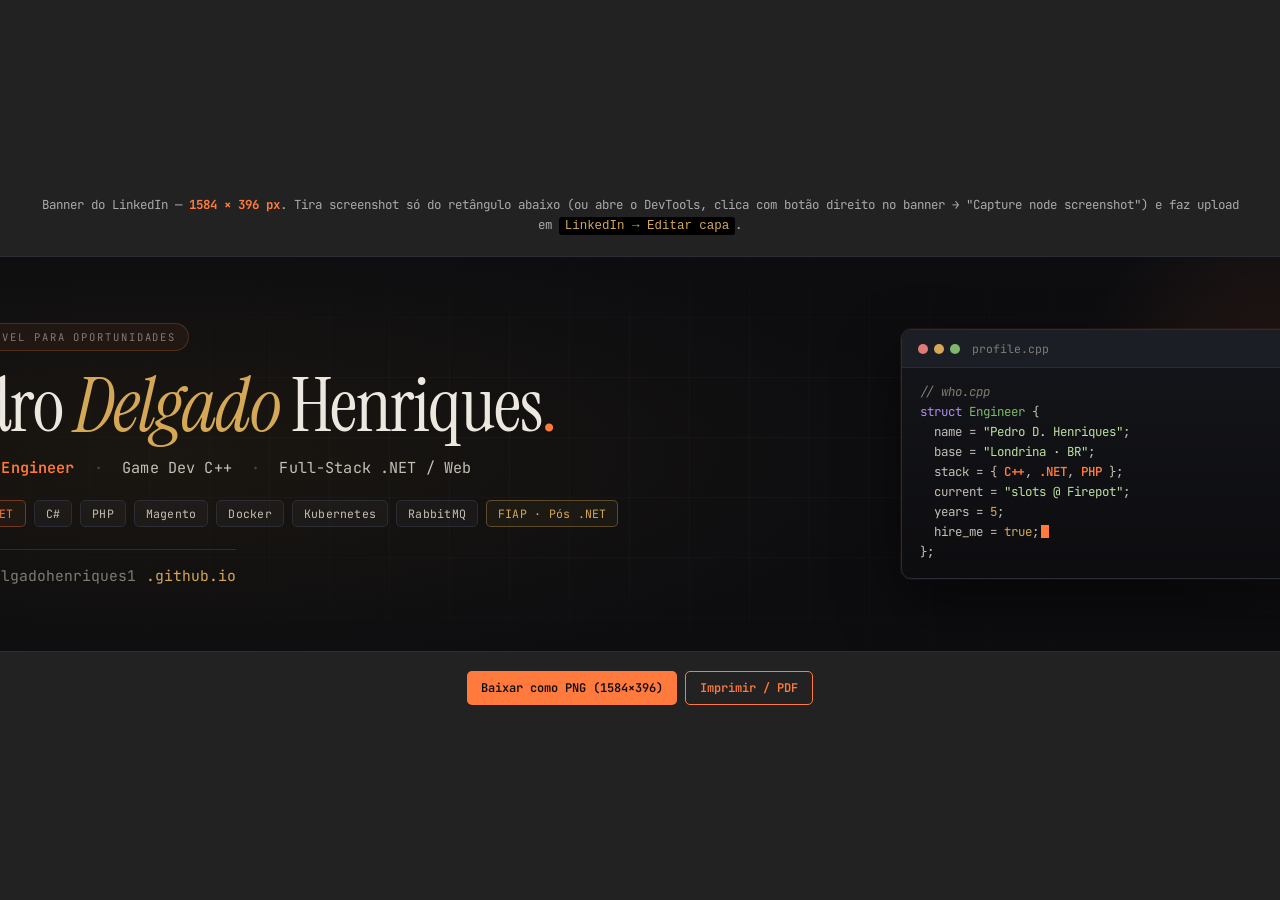
<file: linkedin-banner.html>
<!DOCTYPE html>
<html lang="pt-BR">
<head>
<meta charset="UTF-8" />
<title>LinkedIn Banner — Pedro Delgado Henriques</title>
<link rel="preconnect" href="https://fonts.googleapis.com" />
<link rel="preconnect" href="https://fonts.gstatic.com" crossorigin />
<link href="https://fonts.googleapis.com/css2?family=Inter:wght@300;400;500;600;700&family=Instrument+Serif:ital@0;1&family=JetBrains+Mono:wght@400;500;600&display=swap" rel="stylesheet" />
<style>
  :root{
    --bg:#0d0d10; --bg2:#14151a; --bg3:#1c1e25; --bg-warm:#17130e;
    --border:#2a2d36; --border2:#3a3d47;
    --text:#ece8df; --text-dim:#c4bfb4; --muted:#807c73;
    --accent:#ff7a3c; --gold:#d4a857; --blue:#6fa8d3; --plum:#b18cf0;
    --serif:"Instrument Serif",Georgia,serif;
    --sans:"Inter",system-ui,sans-serif;
    --mono:"JetBrains Mono",ui-monospace,monospace;
  }
  *,*::before,*::after{margin:0;padding:0;box-sizing:border-box}
  html,body{background:#222;font-family:var(--sans);color:var(--text);-webkit-font-smoothing:antialiased}
  body{display:flex;flex-direction:column;align-items:center;justify-content:center;min-height:100vh;gap:1.2rem;padding:2rem}
  .hint{font-family:var(--mono);font-size:0.78rem;color:#aaa;max-width:1584px;text-align:center;line-height:1.6}
  .hint b{color:var(--accent)}
  .hint code{background:#000;padding:2px 6px;border-radius:3px;color:var(--gold)}

  /* ===== BANNER (1584 x 396) ===== */
  .banner{
    width:1584px; height:396px;
    background:radial-gradient(ellipse 80% 100% at 20% 50%, #1a1611 0%, #0d0d10 60%);
    position:relative; overflow:hidden;
    border:1px solid var(--border);
    font-family:var(--sans);
    display:grid;
    grid-template-columns: 1fr 460px;
    align-items:center;
    padding: 0 70px 0 70px;
    gap: 50px;
  }

  /* ambient grid */
  .banner::before{
    content:""; position:absolute; inset:0;
    background-image:
      linear-gradient(rgba(255,122,60,0.04) 1px, transparent 1px),
      linear-gradient(90deg, rgba(255,122,60,0.04) 1px, transparent 1px);
    background-size: 60px 60px;
    mask-image: radial-gradient(ellipse 70% 80% at 50% 50%, #000 30%, transparent 80%);
    -webkit-mask-image: radial-gradient(ellipse 70% 80% at 50% 50%, #000 30%, transparent 80%);
    pointer-events:none;
  }
  /* warm glow */
  .banner::after{
    content:""; position:absolute; top:-100px; right:-100px;
    width:500px; height:500px;
    background: radial-gradient(circle, rgba(255,122,60,0.12) 0%, transparent 60%);
    pointer-events:none;
  }

  /* LEFT: identity */
  .left{ position:relative; z-index:2; max-width:780px; }

  .status{
    display:inline-flex; align-items:center; gap:8px;
    font-family:var(--mono); font-size:0.66rem;
    color:var(--muted); letter-spacing:0.18em; text-transform:uppercase;
    background:rgba(255,122,60,0.06);
    border:1px solid rgba(255,122,60,0.22);
    padding: 6px 12px; border-radius:99px;
    margin-bottom: 18px;
  }
  .status .pulse{
    width:7px; height:7px; border-radius:50%;
    background:var(--accent);
    box-shadow:0 0 0 0 rgba(255,122,60,0.7);
    animation:pulse 2s infinite;
  }
  @keyframes pulse{
    0%{box-shadow:0 0 0 0 rgba(255,122,60,0.6)}
    70%{box-shadow:0 0 0 10px rgba(255,122,60,0)}
    100%{box-shadow:0 0 0 0 rgba(255,122,60,0)}
  }
  .status .dot{color:var(--accent)}

  h1{
    font-family:var(--serif);
    font-weight:400;
    font-size: 76px;
    line-height:0.98;
    letter-spacing:-0.02em;
    color:var(--text);
    margin-bottom: 14px;
  }
  h1 em{ font-style:italic; color:var(--gold); }
  h1 .dot{ color:var(--accent); }

  .roles{
    font-family:var(--mono);
    font-size: 0.95rem;
    color:var(--text-dim);
    letter-spacing:0.01em;
    margin-bottom: 22px;
  }
  .roles strong{ color:var(--accent); font-weight:600 }
  .roles .sep{ color:var(--mute-soft, #4a463e); margin: 0 10px; }

  .stack{
    display:flex; flex-wrap:wrap; gap:8px;
    margin-bottom: 22px;
  }
  .tag{
    font-family:var(--mono); font-size:0.72rem;
    color:var(--text-dim);
    background:rgba(255,255,255,0.03);
    border:1px solid var(--border);
    padding: 5px 11px; border-radius:5px;
    letter-spacing:0.02em;
  }
  .tag.hot{ color:var(--accent); border-color:rgba(255,122,60,0.35); background:rgba(255,122,60,0.05) }
  .tag.gold{ color:var(--gold); border-color:rgba(212,168,87,0.35); background:rgba(212,168,87,0.05) }

  .url{
    font-family:var(--mono); font-size:0.92rem;
    color:var(--text);
    display:inline-flex; align-items:center; gap:10px;
    border-top:1px solid var(--border);
    padding-top: 16px;
  }
  .url .arrow{ color:var(--accent); }
  .url .host{ color:var(--muted); }
  .url .path{ color:var(--gold); }

  /* RIGHT: code card */
  .card{
    position:relative; z-index:2;
    width: 460px;
    background:linear-gradient(180deg, var(--bg2) 0%, var(--bg) 100%);
    border:1px solid var(--border);
    border-radius:10px;
    overflow:hidden;
    box-shadow: 0 25px 60px rgba(0,0,0,0.5), 0 0 0 1px rgba(255,122,60,0.08);
  }
  .card-head{
    display:flex; align-items:center; gap:12px;
    padding: 11px 16px;
    background: var(--bg3);
    border-bottom:1px solid var(--border);
    font-family:var(--mono); font-size:0.72rem; color:var(--muted);
  }
  .dots{ display:flex; gap:6px; }
  .dots span{ width:10px; height:10px; border-radius:50%; background:var(--border2) }
  .dots span:nth-child(1){ background:#e07a78 }
  .dots span:nth-child(2){ background:#d4a857 }
  .dots span:nth-child(3){ background:#7fb86c }

  .card-body{
    font-family:var(--mono); font-size:0.78rem; line-height:1.6;
    padding: 14px 18px 16px;
    color:var(--text-dim);
  }
  .c{ color:var(--muted); font-style:italic }
  .k{ color:var(--plum); }
  .s{ color:var(--green, #7fb86c); }
  .n{ color:var(--gold); }
  .b{ color:var(--accent); font-weight:600 }
  .str{ color:#bce0a0 }
  .cur{
    display:inline-block; width:8px; height:13px;
    background:var(--accent); vertical-align:-2px; margin-left:2px;
    animation:blink 1s steps(1) infinite;
  }
  @keyframes blink{50%{opacity:0}}

  /* download note */
  .download-actions{display:flex;gap:8px;flex-wrap:wrap;justify-content:center}
  .download-actions button{
    font-family:var(--mono); font-size:0.75rem;
    background:var(--accent); color:#0d0d10; border:none;
    padding:8px 14px; border-radius:5px; cursor:pointer; font-weight:600;
  }
  .download-actions button.alt{ background:transparent; color:var(--accent); border:1px solid var(--accent) }
</style>
</head>
<body>

<div class="hint">
  Banner do LinkedIn — <b>1584 × 396 px</b>. Tira screenshot só do retângulo abaixo (ou abre o DevTools, clica com botão direito no banner → "Capture node screenshot") e faz upload em <code>LinkedIn → Editar capa</code>.
</div>

<div class="banner" id="banner">

  <!-- LEFT: identity -->
  <div class="left">
    <div class="status">
      <span class="pulse"></span>
      Disponível para oportunidades
    </div>

    <h1>Pedro <em>Delgado</em> Henriques<span class="dot">.</span></h1>

    <div class="roles">
      <strong>Software Engineer</strong>
      <span class="sep">·</span>
      Game Dev C++
      <span class="sep">·</span>
      Full-Stack .NET / Web
    </div>

    <div class="stack">
      <span class="tag hot">C++</span>
      <span class="tag hot">.NET</span>
      <span class="tag">C#</span>
      <span class="tag">PHP</span>
      <span class="tag">Magento</span>
      <span class="tag">Docker</span>
      <span class="tag">Kubernetes</span>
      <span class="tag">RabbitMQ</span>
      <span class="tag gold">FIAP · Pós .NET</span>
    </div>

    <div class="url">
      <span class="arrow">→</span>
      <span class="host">pedrodelgadohenriques1</span><span class="path">.github.io</span>
    </div>
  </div>

  <!-- RIGHT: profile.cpp card -->
  <div class="card">
    <div class="card-head">
      <div class="dots"><span></span><span></span><span></span></div>
      <span>profile.cpp</span>
    </div>
    <div class="card-body">
      <div><span class="c">// who.cpp</span></div>
      <div><span class="k">struct</span> <span class="s">Engineer</span> {</div>
      <div>&nbsp;&nbsp;name = <span class="str">"Pedro D. Henriques"</span>;</div>
      <div>&nbsp;&nbsp;base = <span class="str">"Londrina · BR"</span>;</div>
      <div>&nbsp;&nbsp;stack = { <span class="b">C++</span>, <span class="b">.NET</span>, <span class="b">PHP</span> };</div>
      <div>&nbsp;&nbsp;current = <span class="str">"slots @ Firepot"</span>;</div>
      <div>&nbsp;&nbsp;years = <span class="n">5</span>;</div>
      <div>&nbsp;&nbsp;hire_me = <span class="n">true</span>;<span class="cur"></span></div>
      <div>};</div>
    </div>
  </div>

</div>

<div class="download-actions">
  <button onclick="downloadPng()">Baixar como PNG (1584×396)</button>
  <button class="alt" onclick="window.print()">Imprimir / PDF</button>
</div>

<script>
  // Download banner as PNG using html-to-image style trick via canvas
  async function downloadPng(){
    const banner = document.getElementById('banner');
    // Use foreignObject SVG trick
    const w = 1584, h = 396;
    const clone = banner.cloneNode(true);
    clone.style.margin = '0';
    const xhtml = new XMLSerializer().serializeToString(clone);
    const styles = Array.from(document.styleSheets).map(s=>{
      try{ return Array.from(s.cssRules).map(r=>r.cssText).join('\n') }catch(e){ return '' }
    }).join('\n');
    const svg = `
      <svg xmlns="http://www.w3.org/2000/svg" width="${w}" height="${h}" viewBox="0 0 ${w} ${h}">
        <foreignObject width="100%" height="100%">
          <div xmlns="http://www.w3.org/1999/xhtml">
            <style>${styles}</style>
            ${xhtml}
          </div>
        </foreignObject>
      </svg>`;
    const blob = new Blob([svg], {type:'image/svg+xml;charset=utf-8'});
    const url = URL.createObjectURL(blob);
    const img = new Image();
    img.onload = ()=>{
      const canvas = document.createElement('canvas');
      canvas.width = w; canvas.height = h;
      const ctx = canvas.getContext('2d');
      ctx.fillStyle = '#0d0d10';
      ctx.fillRect(0,0,w,h);
      ctx.drawImage(img,0,0,w,h);
      URL.revokeObjectURL(url);
      canvas.toBlob((b)=>{
        const a = document.createElement('a');
        a.href = URL.createObjectURL(b);
        a.download = 'pedro-linkedin-banner.png';
        a.click();
      }, 'image/png');
    };
    img.onerror = ()=>{
      alert('Falha no download automático. Use screenshot manual ou DevTools → "Capture node screenshot".');
    };
    img.src = url;
  }
</script>

</body>
</html>
</file>
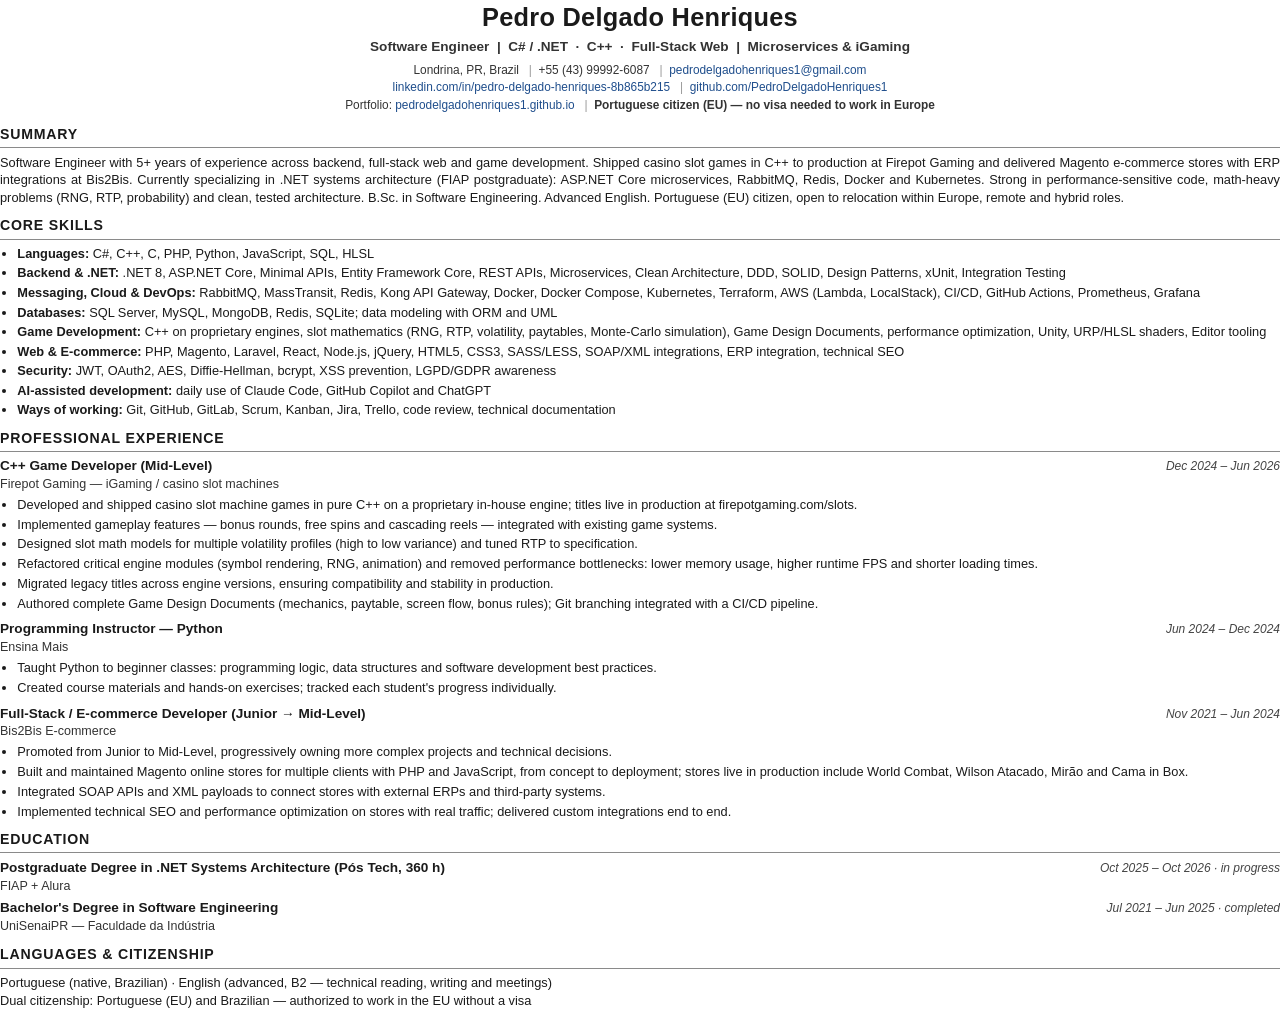
<file: cv/cv-en.html>
<!DOCTYPE html>
<html lang="en">
<head>
<meta charset="UTF-8" />
<title>Pedro Delgado Henriques — Software Engineer (CV)</title>
<meta name="author" content="Pedro Delgado Henriques" />
<link rel="stylesheet" href="cv.css" />
</head>
<body>

<header class="head">
  <h1>Pedro Delgado Henriques</h1>
  <div class="headline">Software Engineer &nbsp;|&nbsp; C# / .NET &nbsp;·&nbsp; C++ &nbsp;·&nbsp; Full-Stack Web &nbsp;|&nbsp; Microservices &amp; iGaming</div>
  <div class="contact">
    <span>Londrina, PR, Brazil</span>
    <span>+55 (43) 99992-6087</span>
    <a href="mailto:pedrodelgadohenriques1@gmail.com">pedrodelgadohenriques1@gmail.com</a>
  </div>
  <div class="contact">
    <a href="https://www.linkedin.com/in/pedro-delgado-henriques-8b865b215/">linkedin.com/in/pedro-delgado-henriques-8b865b215</a>
    <a href="https://github.com/PedroDelgadoHenriques1">github.com/PedroDelgadoHenriques1</a>
  </div>
  <div class="contact">
    <span>Portfolio: <a href="https://pedrodelgadohenriques1.github.io">pedrodelgadohenriques1.github.io</a></span>
    <span><b>Portuguese citizen (EU) — no visa needed to work in Europe</b></span>
  </div>
</header>

<section>
  <h2>Summary</h2>
  <p>
    Software Engineer with 5+ years of experience across backend, full-stack web and game development.
    Shipped casino slot games in C++ to production at Firepot Gaming and delivered Magento e-commerce stores with
    ERP integrations at Bis2Bis. Currently specializing in .NET systems architecture (FIAP postgraduate):
    ASP.NET Core microservices, RabbitMQ, Redis, Docker and Kubernetes. Strong in performance-sensitive code,
    math-heavy problems (RNG, RTP, probability) and clean, tested architecture. B.Sc. in Software Engineering.
    Advanced English. Portuguese (EU) citizen, open to relocation within Europe, remote and hybrid roles.
  </p>
</section>

<section>
  <h2>Core Skills</h2>
  <ul class="skills">
    <li><b>Languages:</b> C#, C++, C, PHP, Python, JavaScript, SQL, HLSL</li>
    <li><b>Backend &amp; .NET:</b> .NET 8, ASP.NET Core, Minimal APIs, Entity Framework Core, REST APIs, Microservices, Clean Architecture, DDD, SOLID, Design Patterns, xUnit, Integration Testing</li>
    <li><b>Messaging, Cloud &amp; DevOps:</b> RabbitMQ, MassTransit, Redis, Kong API Gateway, Docker, Docker Compose, Kubernetes, Terraform, AWS (Lambda, LocalStack), CI/CD, GitHub Actions, Prometheus, Grafana</li>
    <li><b>Databases:</b> SQL Server, MySQL, MongoDB, Redis, SQLite; data modeling with ORM and UML</li>
    <li><b>Game Development:</b> C++ on proprietary engines, slot mathematics (RNG, RTP, volatility, paytables, Monte-Carlo simulation), Game Design Documents, performance optimization, Unity, URP/HLSL shaders, Editor tooling</li>
    <li><b>Web &amp; E-commerce:</b> PHP, Magento, Laravel, React, Node.js, jQuery, HTML5, CSS3, SASS/LESS, SOAP/XML integrations, ERP integration, technical SEO</li>
    <li><b>Security:</b> JWT, OAuth2, AES, Diffie-Hellman, bcrypt, XSS prevention, LGPD/GDPR awareness</li>
    <li><b>AI-assisted development:</b> daily use of Claude Code, GitHub Copilot and ChatGPT</li>
    <li><b>Ways of working:</b> Git, GitHub, GitLab, Scrum, Kanban, Jira, Trello, code review, technical documentation</li>
  </ul>
</section>

<section>
  <h2>Professional Experience</h2>

  <div class="job">
    <div class="job-head">
      <span class="role">C++ Game Developer (Mid-Level)</span>
      <span class="dates">Dec 2024 – Jun 2026</span>
    </div>
    <div class="company">Firepot Gaming — iGaming / casino slot machines</div>
    <ul>
      <li>Developed and shipped casino slot machine games in pure C++ on a proprietary in-house engine; titles live in production at firepotgaming.com/slots.</li>
      <li>Implemented gameplay features — bonus rounds, free spins and cascading reels — integrated with existing game systems.</li>
      <li>Designed slot math models for multiple volatility profiles (high to low variance) and tuned RTP to specification.</li>
      <li>Refactored critical engine modules (symbol rendering, RNG, animation) and removed performance bottlenecks: lower memory usage, higher runtime FPS and shorter loading times.</li>
      <li>Migrated legacy titles across engine versions, ensuring compatibility and stability in production.</li>
      <li>Authored complete Game Design Documents (mechanics, paytable, screen flow, bonus rules); Git branching integrated with a CI/CD pipeline.</li>
    </ul>
  </div>

  <div class="job">
    <div class="job-head">
      <span class="role">Programming Instructor — Python</span>
      <span class="dates">Jun 2024 – Dec 2024</span>
    </div>
    <div class="company">Ensina Mais</div>
    <ul>
      <li>Taught Python to beginner classes: programming logic, data structures and software development best practices.</li>
      <li>Created course materials and hands-on exercises; tracked each student's progress individually.</li>
    </ul>
  </div>

  <div class="job">
    <div class="job-head">
      <span class="role">Full-Stack / E-commerce Developer (Junior → Mid-Level)</span>
      <span class="dates">Nov 2021 – Jun 2024</span>
    </div>
    <div class="company">Bis2Bis E-commerce</div>
    <ul>
      <li>Promoted from Junior to Mid-Level, progressively owning more complex projects and technical decisions.</li>
      <li>Built and maintained Magento online stores for multiple clients with PHP and JavaScript, from concept to deployment; stores live in production include World Combat, Wilson Atacado, Mirão and Cama in Box.</li>
      <li>Integrated SOAP APIs and XML payloads to connect stores with external ERPs and third-party systems.</li>
      <li>Implemented technical SEO and performance optimization on stores with real traffic; delivered custom integrations end to end.</li>
    </ul>
  </div>
</section>

<section>
  <h2>Education</h2>
  <div class="edu">
    <div class="job-head">
      <span class="role">Postgraduate Degree in .NET Systems Architecture (Pós Tech, 360 h)</span>
      <span class="dates">Oct 2025 – Oct 2026 · in progress</span>
    </div>
    <div class="company">FIAP + Alura</div>
  </div>
  <div class="edu">
    <div class="job-head">
      <span class="role">Bachelor's Degree in Software Engineering</span>
      <span class="dates">Jul 2021 – Jun 2025 · completed</span>
    </div>
    <div class="company">UniSenaiPR — Faculdade da Indústria</div>
  </div>
</section>

<section>
  <h2>Languages &amp; Citizenship</h2>
  <p>Portuguese (native, Brazilian) · English (advanced, B2 — technical reading, writing and meetings)</p>
  <p>Dual citizenship: Portuguese (EU) and Brazilian — authorized to work in the EU without a visa</p>
</section>

</body>
</html>
</file>
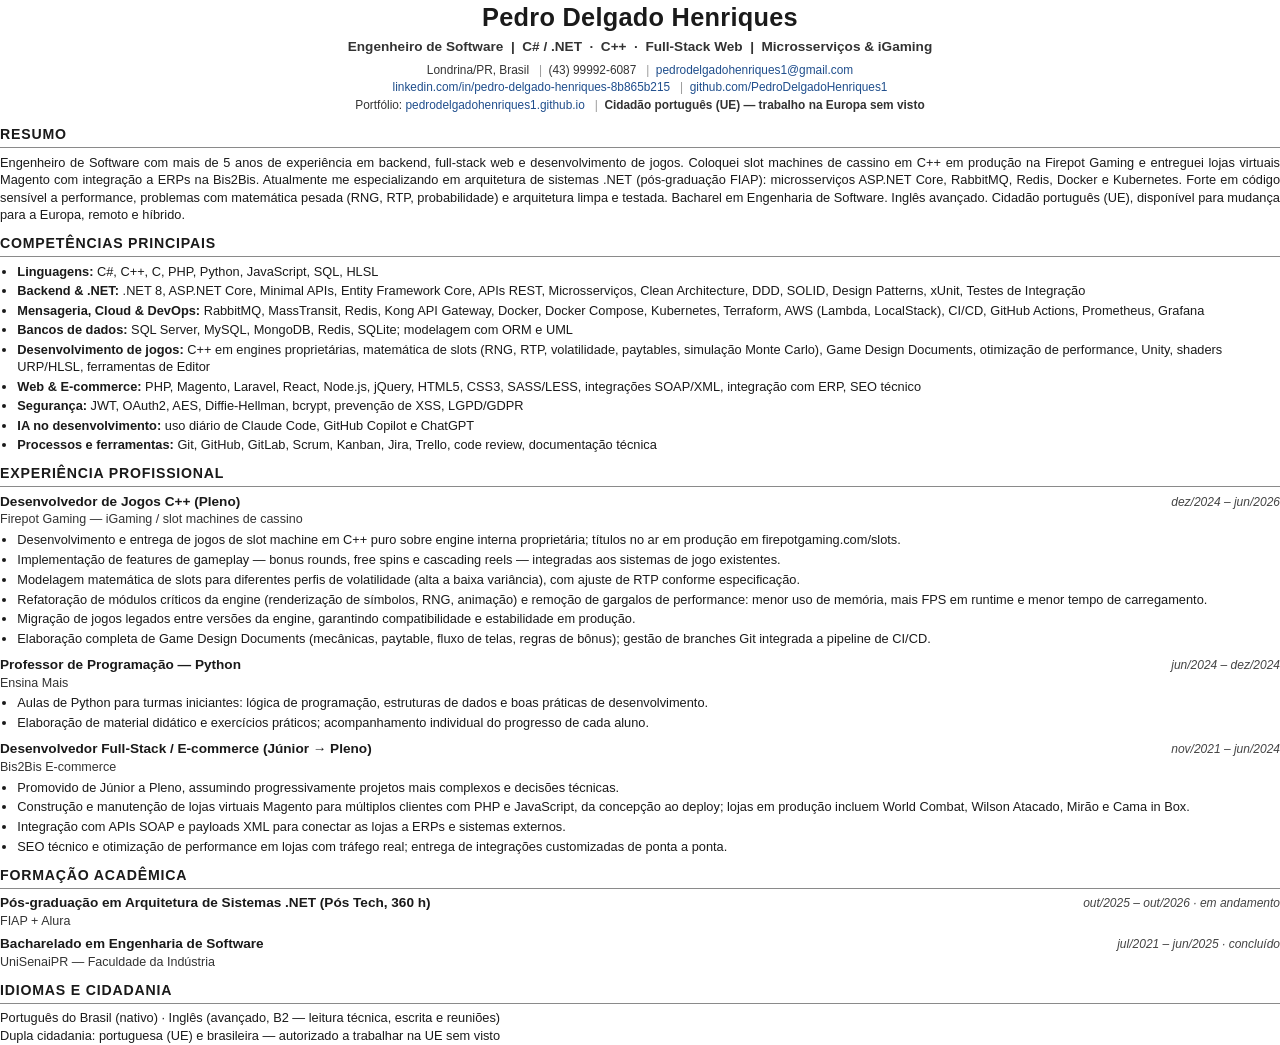
<file: cv/cv-pt.html>
<!DOCTYPE html>
<html lang="pt-BR">
<head>
<meta charset="UTF-8" />
<title>Pedro Delgado Henriques — Engenheiro de Software (Currículo)</title>
<meta name="author" content="Pedro Delgado Henriques" />
<link rel="stylesheet" href="cv.css" />
</head>
<body>

<header class="head">
  <h1>Pedro Delgado Henriques</h1>
  <div class="headline">Engenheiro de Software &nbsp;|&nbsp; C# / .NET &nbsp;·&nbsp; C++ &nbsp;·&nbsp; Full-Stack Web &nbsp;|&nbsp; Microsserviços &amp; iGaming</div>
  <div class="contact">
    <span>Londrina/PR, Brasil</span>
    <span>(43) 99992-6087</span>
    <a href="mailto:pedrodelgadohenriques1@gmail.com">pedrodelgadohenriques1@gmail.com</a>
  </div>
  <div class="contact">
    <a href="https://www.linkedin.com/in/pedro-delgado-henriques-8b865b215/">linkedin.com/in/pedro-delgado-henriques-8b865b215</a>
    <a href="https://github.com/PedroDelgadoHenriques1">github.com/PedroDelgadoHenriques1</a>
  </div>
  <div class="contact">
    <span>Portfólio: <a href="https://pedrodelgadohenriques1.github.io">pedrodelgadohenriques1.github.io</a></span>
    <span><b>Cidadão português (UE) — trabalho na Europa sem visto</b></span>
  </div>
</header>

<section>
  <h2>Resumo</h2>
  <p>
    Engenheiro de Software com mais de 5 anos de experiência em backend, full-stack web e desenvolvimento de jogos.
    Coloquei slot machines de cassino em C++ em produção na Firepot Gaming e entreguei lojas virtuais Magento com
    integração a ERPs na Bis2Bis. Atualmente me especializando em arquitetura de sistemas .NET (pós-graduação FIAP):
    microsserviços ASP.NET Core, RabbitMQ, Redis, Docker e Kubernetes. Forte em código sensível a performance,
    problemas com matemática pesada (RNG, RTP, probabilidade) e arquitetura limpa e testada. Bacharel em Engenharia
    de Software. Inglês avançado. Cidadão português (UE), disponível para mudança para a Europa, remoto e híbrido.
  </p>
</section>

<section>
  <h2>Competências Principais</h2>
  <ul class="skills">
    <li><b>Linguagens:</b> C#, C++, C, PHP, Python, JavaScript, SQL, HLSL</li>
    <li><b>Backend &amp; .NET:</b> .NET 8, ASP.NET Core, Minimal APIs, Entity Framework Core, APIs REST, Microsserviços, Clean Architecture, DDD, SOLID, Design Patterns, xUnit, Testes de Integração</li>
    <li><b>Mensageria, Cloud &amp; DevOps:</b> RabbitMQ, MassTransit, Redis, Kong API Gateway, Docker, Docker Compose, Kubernetes, Terraform, AWS (Lambda, LocalStack), CI/CD, GitHub Actions, Prometheus, Grafana</li>
    <li><b>Bancos de dados:</b> SQL Server, MySQL, MongoDB, Redis, SQLite; modelagem com ORM e UML</li>
    <li><b>Desenvolvimento de jogos:</b> C++ em engines proprietárias, matemática de slots (RNG, RTP, volatilidade, paytables, simulação Monte Carlo), Game Design Documents, otimização de performance, Unity, shaders URP/HLSL, ferramentas de Editor</li>
    <li><b>Web &amp; E-commerce:</b> PHP, Magento, Laravel, React, Node.js, jQuery, HTML5, CSS3, SASS/LESS, integrações SOAP/XML, integração com ERP, SEO técnico</li>
    <li><b>Segurança:</b> JWT, OAuth2, AES, Diffie-Hellman, bcrypt, prevenção de XSS, LGPD/GDPR</li>
    <li><b>IA no desenvolvimento:</b> uso diário de Claude Code, GitHub Copilot e ChatGPT</li>
    <li><b>Processos e ferramentas:</b> Git, GitHub, GitLab, Scrum, Kanban, Jira, Trello, code review, documentação técnica</li>
  </ul>
</section>

<section>
  <h2>Experiência Profissional</h2>

  <div class="job">
    <div class="job-head">
      <span class="role">Desenvolvedor de Jogos C++ (Pleno)</span>
      <span class="dates">dez/2024 – jun/2026</span>
    </div>
    <div class="company">Firepot Gaming — iGaming / slot machines de cassino</div>
    <ul>
      <li>Desenvolvimento e entrega de jogos de slot machine em C++ puro sobre engine interna proprietária; títulos no ar em produção em firepotgaming.com/slots.</li>
      <li>Implementação de features de gameplay — bonus rounds, free spins e cascading reels — integradas aos sistemas de jogo existentes.</li>
      <li>Modelagem matemática de slots para diferentes perfis de volatilidade (alta a baixa variância), com ajuste de RTP conforme especificação.</li>
      <li>Refatoração de módulos críticos da engine (renderização de símbolos, RNG, animação) e remoção de gargalos de performance: menor uso de memória, mais FPS em runtime e menor tempo de carregamento.</li>
      <li>Migração de jogos legados entre versões da engine, garantindo compatibilidade e estabilidade em produção.</li>
      <li>Elaboração completa de Game Design Documents (mecânicas, paytable, fluxo de telas, regras de bônus); gestão de branches Git integrada a pipeline de CI/CD.</li>
    </ul>
  </div>

  <div class="job">
    <div class="job-head">
      <span class="role">Professor de Programação — Python</span>
      <span class="dates">jun/2024 – dez/2024</span>
    </div>
    <div class="company">Ensina Mais</div>
    <ul>
      <li>Aulas de Python para turmas iniciantes: lógica de programação, estruturas de dados e boas práticas de desenvolvimento.</li>
      <li>Elaboração de material didático e exercícios práticos; acompanhamento individual do progresso de cada aluno.</li>
    </ul>
  </div>

  <div class="job">
    <div class="job-head">
      <span class="role">Desenvolvedor Full-Stack / E-commerce (Júnior → Pleno)</span>
      <span class="dates">nov/2021 – jun/2024</span>
    </div>
    <div class="company">Bis2Bis E-commerce</div>
    <ul>
      <li>Promovido de Júnior a Pleno, assumindo progressivamente projetos mais complexos e decisões técnicas.</li>
      <li>Construção e manutenção de lojas virtuais Magento para múltiplos clientes com PHP e JavaScript, da concepção ao deploy; lojas em produção incluem World Combat, Wilson Atacado, Mirão e Cama in Box.</li>
      <li>Integração com APIs SOAP e payloads XML para conectar as lojas a ERPs e sistemas externos.</li>
      <li>SEO técnico e otimização de performance em lojas com tráfego real; entrega de integrações customizadas de ponta a ponta.</li>
    </ul>
  </div>
</section>

<section>
  <h2>Formação Acadêmica</h2>
  <div class="edu">
    <div class="job-head">
      <span class="role">Pós-graduação em Arquitetura de Sistemas .NET (Pós Tech, 360 h)</span>
      <span class="dates">out/2025 – out/2026 · em andamento</span>
    </div>
    <div class="company">FIAP + Alura</div>
  </div>
  <div class="edu">
    <div class="job-head">
      <span class="role">Bacharelado em Engenharia de Software</span>
      <span class="dates">jul/2021 – jun/2025 · concluído</span>
    </div>
    <div class="company">UniSenaiPR — Faculdade da Indústria</div>
  </div>
</section>

<section>
  <h2>Idiomas e Cidadania</h2>
  <p>Português do Brasil (nativo) · Inglês (avançado, B2 — leitura técnica, escrita e reuniões)</p>
  <p>Dupla cidadania: portuguesa (UE) e brasileira — autorizado a trabalhar na UE sem visto</p>
</section>

</body>
</html>
</file>
<file: portfolio.css>
/* =========================================================
   Portfolio — Pedro Delgado Henriques
   Aesthetic: warm midnight, gold/orange accents, editorial italic
   ========================================================= */

:root {
  --bg:        #0d0d10;
  --bg2:       #14151a;
  --bg3:       #1c1e25;
  --bg-warm:   #17130e;
  --border:    #2a2d36;
  --border2:   #3a3d47;
  --text:      #ece8df;
  --text-dim:  #c4bfb4;
  --muted:     #807c73;
  --mute-soft: #4a463e;

  --accent:    #ff7a3c;      /* warm orange — slot/game heritage */
  --gold:      #d4a857;
  --green:     #7fb86c;
  --rose:      #e07a78;
  --blue:      #6fa8d3;
  --plum:      #b18cf0;

  --serif:     "Instrument Serif", "Cormorant Garamond", Georgia, serif;
  --sans:      "Inter", "Helvetica Neue", system-ui, sans-serif;
  --mono:      "JetBrains Mono", ui-monospace, monospace;

  --maxw:      1180px;
  --pad-x:     clamp(1.2rem, 4vw, 3rem);
}

*, *::before, *::after { margin: 0; padding: 0; box-sizing: border-box; }
html { scroll-behavior: smooth; font-size: 16px; }
body {
  background: var(--bg);
  color: var(--text);
  font-family: var(--sans);
  font-feature-settings: "ss01", "cv11";
  line-height: 1.6;
  overflow-x: hidden;
  -webkit-font-smoothing: antialiased;
}
a { color: inherit; text-decoration: none; }
ul { list-style: none; }
img, svg { display: block; max-width: 100%; }
button { font: inherit; cursor: pointer; }

/* selection */
::selection { background: var(--accent); color: #0d0d10; }

/* scrollbar */
::-webkit-scrollbar { width: 6px; height: 6px; }
::-webkit-scrollbar-track { background: var(--bg); }
::-webkit-scrollbar-thumb { background: var(--border2); border-radius: 4px; }
::-webkit-scrollbar-thumb:hover { background: var(--muted); }

/* =========================================================
   SCROLL PROGRESS
   ========================================================= */
#scroll-bar {
  position: fixed; top: 0; left: 0; height: 2px; width: 0%;
  background: linear-gradient(90deg, var(--accent), var(--gold));
  z-index: 999; transition: width 0.1s linear;
}

/* =========================================================
   NAV
   ========================================================= */
nav {
  position: fixed; inset: 0 0 auto 0; z-index: 200;
  height: 64px; padding: 0 var(--pad-x);
  display: flex; align-items: center; justify-content: space-between;
  background: rgba(13,13,16,0.78);
  backdrop-filter: blur(20px) saturate(140%);
  border-bottom: 1px solid rgba(42,45,54,0.5);
}
.nav-logo {
  font-family: var(--mono); font-size: 0.82rem;
  letter-spacing: 0.02em;
}
.nav-logo .sym { color: var(--accent); }
.nav-logo .dim { color: var(--muted); }
.nav-right { display: flex; align-items: center; gap: 1.8rem; }
.nav-links { display: flex; gap: 1.3rem; }
.nav-links a {
  font-size: 0.83rem; color: var(--muted); font-weight: 500;
  letter-spacing: -0.005em;
  transition: color 0.2s;
  position: relative; padding: 0.4rem 0;
}
.nav-links a::before {
  content: ''; position: absolute; left: 0; bottom: 2px;
  width: 100%; height: 1px; background: var(--accent);
  transform: scaleX(0); transform-origin: left;
  transition: transform 0.25s ease;
}
.nav-links a:hover { color: var(--text); }
.nav-links a:hover::before { transform: scaleX(1); }
.nav-cv {
  font-size: 0.78rem; padding: 0.45rem 0.9rem; border-radius: 6px;
  border: 1px solid var(--border2); color: var(--text);
  display: inline-flex; align-items: center; gap: 0.45rem;
  font-weight: 500; transition: all 0.2s;
}
.nav-cv:hover { background: var(--accent); border-color: var(--accent); color: #0d0d10; }

.nav-lang {
  font-family: var(--mono); font-size: 0.72rem; letter-spacing: 0.05em;
  padding: 0.4rem 0.6rem; border-radius: 6px;
  border: 1px solid var(--border2); background: transparent;
  color: var(--muted);
  display: inline-flex; align-items: center; gap: 0.35rem;
  transition: border-color 0.2s, color 0.2s;
}
.nav-lang:hover { border-color: var(--accent); }
.nav-lang .lang-opt {
  cursor: pointer; padding: 0 0.1rem; transition: color 0.2s;
}
.nav-lang .lang-opt:hover { color: var(--text); }
.nav-lang .lang-opt.active { color: var(--accent); font-weight: 600; }
.nav-lang .lang-sep { color: var(--mute-soft); }

.hamburger { display: none; }
.mobile-menu { display: none; }

/* =========================================================
   SECTION BASICS
   ========================================================= */
section { padding: clamp(4rem, 9vw, 7rem) var(--pad-x); position: relative; }
.container { max-width: var(--maxw); margin: 0 auto; }

.eyebrow {
  font-family: var(--mono); font-size: 0.72rem;
  color: var(--accent); letter-spacing: 0.18em;
  text-transform: uppercase;
  display: inline-flex; align-items: center; gap: 0.6rem;
}
.eyebrow::before {
  content: ''; display: inline-block; width: 24px; height: 1px;
  background: var(--accent);
}
.section-head { margin-bottom: clamp(2.5rem, 5vw, 4rem); }
.section-head h2 {
  font-size: clamp(2rem, 4.5vw, 3rem);
  font-weight: 600; line-height: 1.05; letter-spacing: -0.025em;
  margin-top: 0.7rem;
  max-width: 700px;
}
.section-head h2 em {
  font-family: var(--serif); font-style: italic; font-weight: 400;
  color: var(--gold);
  letter-spacing: -0.01em;
}

/* reveal animations */
.reveal { opacity: 0; transform: translateY(20px); transition: opacity 0.6s ease, transform 0.6s ease; }
.reveal.visible { opacity: 1; transform: translateY(0); }
.delay-1 { transition-delay: 0.08s; }
.delay-2 { transition-delay: 0.16s; }
.delay-3 { transition-delay: 0.24s; }
.delay-4 { transition-delay: 0.32s; }

/* =========================================================
   HERO
   ========================================================= */
.hero {
  min-height: 100vh; padding: 100px var(--pad-x) 4rem;
  display: flex; align-items: center; position: relative; overflow: hidden;
}
.hero::before {
  content: ''; position: absolute; inset: 0; pointer-events: none;
  background-image:
    radial-gradient(circle at 1px 1px, rgba(232,232,224,0.05) 1px, transparent 0);
  background-size: 32px 32px;
  mask-image: radial-gradient(ellipse 90% 70% at 50% 40%, black 30%, transparent 100%);
}
.hero::after {
  content: ''; position: absolute; inset: 0; pointer-events: none;
  background:
    radial-gradient(ellipse 60% 50% at 80% 10%, rgba(255,122,60,0.08), transparent 70%),
    radial-gradient(ellipse 50% 40% at 10% 90%, rgba(212,168,87,0.05), transparent 70%);
}
.hero-inner {
  max-width: var(--maxw); width: 100%; margin: 0 auto;
  display: grid; grid-template-columns: 1.1fr 1fr; gap: 5rem;
  align-items: center; position: relative; z-index: 1;
}

.hero-status {
  display: inline-flex; align-items: center; gap: 0.6rem;
  font-family: var(--mono); font-size: 0.74rem;
  color: var(--green); letter-spacing: 0.08em;
  margin-bottom: 2rem;
}
.hero-status .pulse {
  width: 7px; height: 7px; background: var(--green); border-radius: 50%;
  box-shadow: 0 0 0 0 rgba(127,184,108,0.5);
  animation: pulse 2.4s ease infinite;
}
@keyframes pulse {
  0%, 100% { box-shadow: 0 0 0 0 rgba(127,184,108,0.6); }
  70% { box-shadow: 0 0 0 8px rgba(127,184,108,0); }
}

.hero h1 {
  font-size: clamp(2.6rem, 6vw, 4.4rem);
  font-weight: 600; letter-spacing: -0.035em; line-height: 0.98;
  margin-bottom: 1.2rem;
}
.hero h1 em {
  font-family: var(--serif); font-style: italic; font-weight: 400;
  color: var(--gold); letter-spacing: -0.015em;
}

.hero-roles {
  display: flex; flex-wrap: wrap; align-items: center; gap: 0.4rem 0.8rem;
  font-family: var(--mono); font-size: 0.82rem;
  color: var(--muted); margin-bottom: 1.8rem;
}
.hero-roles strong { color: var(--text); font-weight: 500; }
.hero-roles .sep { color: var(--mute-soft); }

.hero-desc {
  font-size: 1.05rem; color: var(--text-dim);
  max-width: 540px; margin-bottom: 2.4rem; line-height: 1.65;
}
.hero-desc strong { color: var(--text); font-weight: 500; }
.hero-desc .accent { color: var(--accent); font-weight: 500; }

.hero-cta { display: flex; gap: 0.75rem; flex-wrap: wrap; margin-bottom: 3.5rem; }
.btn {
  display: inline-flex; align-items: center; gap: 0.5rem;
  padding: 0.75rem 1.4rem; border-radius: 8px;
  font-size: 0.88rem; font-weight: 500; letter-spacing: -0.005em;
  transition: all 0.22s ease;
  border: 1px solid transparent;
}
.btn-primary {
  background: var(--accent); color: #1a0f08;
  box-shadow: 0 1px 0 rgba(255,255,255,0.15) inset;
}
.btn-primary:hover { transform: translateY(-2px); box-shadow: 0 8px 22px rgba(255,122,60,0.32), 0 1px 0 rgba(255,255,255,0.15) inset; }
.btn-ghost { border-color: var(--border2); color: var(--text); background: transparent; }
.btn-ghost:hover { background: var(--bg2); border-color: var(--muted); transform: translateY(-2px); }

.hero-stats { display: flex; gap: 2.5rem; flex-wrap: wrap; }
.stat-n { font-family: var(--serif); font-size: 2.2rem; font-style: italic; color: var(--gold); line-height: 1; font-weight: 400; }
.stat-l { font-size: 0.74rem; color: var(--muted); margin-top: 0.4rem; letter-spacing: 0.04em; font-family: var(--mono); }

/* Hero right — vertical card stack showing identity */
.hero-card {
  position: relative;
  aspect-ratio: 4 / 5;
  max-width: 380px; width: 100%; margin-left: auto;
  background: linear-gradient(160deg, var(--bg2) 0%, var(--bg-warm) 100%);
  border: 1px solid var(--border);
  border-radius: 14px; overflow: hidden;
  box-shadow: 0 24px 60px rgba(0,0,0,0.35);
}
.hero-card-header {
  padding: 0.85rem 1.1rem; border-bottom: 1px solid var(--border);
  display: flex; align-items: center; justify-content: space-between;
  font-family: var(--mono); font-size: 0.7rem; color: var(--muted);
}
.hero-card-header .dots { display: flex; gap: 0.4rem; }
.hero-card-header .dots span { width: 8px; height: 8px; border-radius: 50%; background: var(--border2); }
.hero-card-body {
  padding: 1.6rem 1.4rem;
  font-family: var(--mono); font-size: 0.78rem;
  line-height: 1.8; color: var(--text-dim);
}
.hero-card-body .k { color: var(--accent); }
.hero-card-body .s { color: var(--gold); }
.hero-card-body .c { color: var(--muted); font-style: italic; }
.hero-card-body .n { color: var(--plum); }
.hero-card-body .b { color: var(--blue); }
.cur {
  display: inline-block; width: 7px; height: 1em;
  background: var(--accent); vertical-align: text-bottom;
  animation: cur 1s step-end infinite;
}
@keyframes cur { 50% { opacity: 0; } }

/* hero animations */
.h-in { opacity: 0; transform: translateY(14px); animation: hin 0.7s cubic-bezier(0.2,0.7,0.3,1) forwards; }
@keyframes hin { to { opacity: 1; transform: translateY(0); } }
.h-1 { animation-delay: 0.05s; }
.h-2 { animation-delay: 0.15s; }
.h-3 { animation-delay: 0.25s; }
.h-4 { animation-delay: 0.35s; }
.h-5 { animation-delay: 0.45s; }
.h-6 { animation-delay: 0.55s; }

/* =========================================================
   ABOUT
   ========================================================= */
#about { background: var(--bg2); border-top: 1px solid var(--border); border-bottom: 1px solid var(--border); }
.about-wrap { display: grid; grid-template-columns: 0.9fr 1.1fr; gap: 4rem; align-items: start; }
.about-text p {
  color: var(--text-dim); font-size: 0.96rem; margin-bottom: 1.1rem; line-height: 1.7;
}
.about-text p:last-child { margin-bottom: 0; }
.about-text strong { color: var(--text); font-weight: 500; }
.about-text .h { color: var(--accent); }

.about-facts {
  display: grid; grid-template-columns: 1fr 1fr; gap: 1px;
  background: var(--border);
  border: 1px solid var(--border); border-radius: 12px; overflow: hidden;
}
.fact {
  background: var(--bg2);
  padding: 1.4rem 1.3rem;
  display: flex; flex-direction: column; gap: 0.3rem;
}
.fact-label {
  font-family: var(--mono); font-size: 0.68rem; color: var(--muted);
  letter-spacing: 0.1em; text-transform: uppercase;
}
.fact-val { font-size: 1rem; font-weight: 500; line-height: 1.3; }
.fact-val .pop { font-family: var(--serif); font-style: italic; color: var(--gold); font-weight: 400; }
.fact-sub { font-size: 0.78rem; color: var(--muted); margin-top: 0.15rem; }

/* =========================================================
   EXPERIENCE
   ========================================================= */
.timeline { position: relative; padding-left: 2rem; }
.timeline::before {
  content: ''; position: absolute; left: 6px; top: 12px; bottom: 12px;
  width: 1px; background: linear-gradient(to bottom, transparent, var(--border2) 5%, var(--border2) 95%, transparent);
}
.tl-item { position: relative; padding-bottom: 3rem; }
.tl-item:last-child { padding-bottom: 0; }
.tl-marker {
  position: absolute; left: -2rem; top: 5px;
  width: 13px; height: 13px; border-radius: 50%;
  background: var(--bg); border: 2px solid var(--accent);
}
.tl-item.firepot .tl-marker { border-color: var(--accent); box-shadow: 0 0 0 4px rgba(255,122,60,0.12); }
.tl-item.ensina .tl-marker { border-color: var(--plum); }
.tl-item.bis .tl-marker { border-color: var(--green); }

.tl-head { display: flex; align-items: baseline; gap: 1rem; flex-wrap: wrap; margin-bottom: 0.4rem; }
.tl-company {
  font-family: var(--mono); font-size: 0.72rem; letter-spacing: 0.12em;
  text-transform: uppercase; color: var(--accent);
}
.tl-item.ensina .tl-company { color: var(--plum); }
.tl-item.bis .tl-company { color: var(--green); }
.tl-date {
  margin-left: auto;
  font-family: var(--mono); font-size: 0.72rem; color: var(--muted);
}
.tl-role {
  font-size: 1.15rem; font-weight: 600; letter-spacing: -0.015em;
  margin-bottom: 0.8rem;
}
.tl-bullets { margin: 0 0 0.9rem 0; }
.tl-bullets li {
  position: relative; padding: 0.2rem 0 0.2rem 1.3rem;
  font-size: 0.92rem; color: var(--text-dim); line-height: 1.6;
}
.tl-bullets li::before {
  content: ''; position: absolute; left: 0; top: 0.85rem;
  width: 6px; height: 1px; background: var(--mute-soft);
}
.tl-tags { display: flex; flex-wrap: wrap; gap: 0.35rem; margin-top: 1rem; }
.tag {
  font-family: var(--mono); font-size: 0.7rem;
  padding: 0.2rem 0.6rem; border: 1px solid var(--border2);
  border-radius: 4px; color: var(--muted);
}
.tl-link {
  display: inline-flex; align-items: center; gap: 0.35rem;
  font-size: 0.8rem; color: var(--accent);
  margin-top: 0.7rem; padding-bottom: 1px;
  border-bottom: 1px solid transparent; transition: border-color 0.2s;
}
.tl-link:hover { border-bottom-color: var(--accent); }
.tl-stores { display: flex; flex-wrap: wrap; align-items: center; gap: 0.35rem 1.1rem; margin-top: 0.8rem; }
.tl-stores .tl-link { margin-top: 0; }
.tl-stores .tl-label {
  font-family: var(--mono); font-size: 0.7rem; color: var(--muted);
  letter-spacing: 0.06em; text-transform: uppercase;
}

/* Slot reel mini visual for Firepot */
.slot-mini {
  display: inline-flex; gap: 4px; padding: 6px 8px;
  background: #100a05; border-radius: 6px; vertical-align: middle;
  margin-left: 0.7rem;
  box-shadow: inset 0 0 0 1px #2a1f12;
}
.slot-mini span {
  width: 18px; height: 22px;
  background: linear-gradient(180deg, #1a120a, #100a05);
  border-radius: 3px;
  display: flex; align-items: center; justify-content: center;
  font-family: var(--mono); font-size: 0.7rem; font-weight: 700;
  color: var(--gold);
  border: 1px solid #2a1f12;
}

/* =========================================================
   PROJECTS — the showcase
   ========================================================= */
#projects { background: var(--bg); }

.projects-grid {
  display: grid;
  grid-template-columns: repeat(6, 1fr);
  grid-auto-rows: minmax(180px, auto);
  gap: 1.1rem;
}

.proj {
  position: relative;
  background: var(--bg2);
  border: 1px solid var(--border);
  border-radius: 14px;
  overflow: hidden;
  display: flex; flex-direction: column;
  transition: transform 0.3s ease, border-color 0.3s ease, box-shadow 0.3s ease;
}
.proj:hover {
  transform: translateY(-4px);
  border-color: var(--border2);
  box-shadow: 0 16px 40px rgba(0,0,0,0.35);
}
.proj-visual {
  position: relative; overflow: hidden;
  background: var(--bg-warm);
  border-bottom: 1px solid var(--border);
}
.proj-body {
  padding: 1.4rem 1.4rem 1.5rem;
  display: flex; flex-direction: column; gap: 0.6rem;
  flex: 1;
}
.proj-meta {
  display: flex; align-items: center; gap: 0.5rem;
  font-family: var(--mono); font-size: 0.7rem;
  color: var(--muted); letter-spacing: 0.06em;
}
.proj-meta .pill {
  padding: 0.15rem 0.55rem; border-radius: 99px;
  font-size: 0.66rem; font-weight: 600;
  letter-spacing: 0.08em;
}
.pill.live { background: rgba(127,184,108,0.12); color: var(--green); border: 1px solid rgba(127,184,108,0.3); }
.pill.fiap { background: rgba(111,168,211,0.1); color: var(--blue); border: 1px solid rgba(111,168,211,0.3); }
.pill.sec  { background: rgba(224,122,120,0.1); color: var(--rose); border: 1px solid rgba(224,122,120,0.3); }
.pill.work { background: rgba(255,122,60,0.1); color: var(--accent); border: 1px solid rgba(255,122,60,0.3); }
.pill.learn { background: rgba(177,140,240,0.1); color: var(--plum); border: 1px solid rgba(177,140,240,0.3); }
.pill.ta   { background: rgba(212,168,87,0.1); color: var(--gold); border: 1px solid rgba(212,168,87,0.3); }

.proj-name {
  font-size: 1.2rem; font-weight: 600; letter-spacing: -0.018em; line-height: 1.25;
}
.proj-name em { font-family: var(--serif); font-style: italic; font-weight: 400; color: var(--gold); }
.proj-desc {
  font-size: 0.88rem; color: var(--text-dim); line-height: 1.55;
}
.proj-tech { display: flex; flex-wrap: wrap; gap: 0.35rem; margin-top: auto; padding-top: 0.6rem; }
.proj-arrow {
  position: absolute; top: 1.2rem; right: 1.2rem; z-index: 3;
  width: 36px; height: 36px; border-radius: 99px;
  background: rgba(13,13,16,0.7); backdrop-filter: blur(8px);
  border: 1px solid var(--border2);
  display: flex; align-items: center; justify-content: center;
  color: var(--text-dim);
  transition: all 0.25s ease;
}
.proj:hover .proj-arrow {
  background: var(--accent); color: #1a0f08; border-color: var(--accent);
  transform: rotate(-45deg);
}

/* ===== Category tabs / filter ===== */
.proj-tabs {
  display: flex; flex-wrap: wrap; gap: 0.55rem;
  margin: 0 0 2rem;
}
.proj-tab {
  display: inline-flex; align-items: center; gap: 0.5rem;
  font-family: var(--mono); font-size: 0.78rem; font-weight: 500;
  letter-spacing: 0.03em;
  padding: 0.5rem 0.95rem;
  border-radius: 99px;
  background: var(--bg2);
  border: 1px solid var(--border);
  color: var(--text-dim);
  cursor: pointer;
  transition: color 0.2s ease, background 0.2s ease, border-color 0.2s ease, transform 0.2s ease;
}
.proj-tab:hover { color: var(--text); border-color: var(--border2); transform: translateY(-1px); }
.proj-tab .count {
  font-size: 0.68rem; font-weight: 600;
  min-width: 1.1rem; padding: 0.05rem 0.3rem;
  border-radius: 99px; text-align: center;
  background: var(--bg-warm); color: var(--muted);
  border: 1px solid var(--border);
}
.proj-tab.active {
  background: var(--accent); color: #1a0f08; border-color: var(--accent);
}
.proj-tab.active .count { background: rgba(26,15,8,0.18); color: #1a0f08; border-color: transparent; }

.proj.hide { display: none !important; }

/* Grid placement (asymmetric) — default "All" view */
.proj.feat   { grid-column: span 6; }
.proj.feat .proj-visual { aspect-ratio: 16/6; }
.proj.w-half { grid-column: span 3; }
.proj.w-half .proj-visual { aspect-ratio: 16/9; }
.proj.w-third { grid-column: span 2; }
.proj.w-third .proj-visual { aspect-ratio: 4/3; }

/* Filtered view — uniform, image-forward layout */
.projects-grid.filtered { grid-template-columns: repeat(2, 1fr); }
.projects-grid.filtered .proj { grid-column: auto !important; }
.projects-grid.filtered .proj .proj-visual { aspect-ratio: 16/9; }
.projects-grid.filtered.single { grid-template-columns: 1fr; }
.projects-grid.filtered.single .proj .proj-visual { aspect-ratio: 21/9; }

/* ===== Reusable code-window visual (GitHub repo cards) ===== */
.viz-code {
  width: 100%; height: 100%;
  background: linear-gradient(160deg, var(--bg2) 0%, var(--bg-warm) 100%);
  display: flex; flex-direction: column;
  font-family: var(--mono); overflow: hidden;
}
.viz-code .vc-head {
  display: flex; align-items: center; gap: 0.5rem;
  padding: 0.6rem 0.9rem; border-bottom: 1px solid var(--border);
  font-size: 0.66rem; color: var(--muted); flex: 0 0 auto;
}
.viz-code .vc-dots { display: flex; gap: 0.32rem; }
.viz-code .vc-dots i { width: 7px; height: 7px; border-radius: 50%; background: var(--border2); display: inline-block; }
.viz-code .vc-file { margin-left: auto; letter-spacing: 0.04em; }
.viz-code .vc-body {
  padding: 0.95rem 1.05rem; flex: 1;
  font-size: 0.72rem; line-height: 1.75; color: var(--text-dim);
  display: flex; flex-direction: column; justify-content: center;
  overflow: hidden;
}
.viz-code .vc-body .ln { white-space: nowrap; overflow: hidden; text-overflow: ellipsis; }
.viz-code .cm  { color: var(--muted); font-style: italic; }
.viz-code .kw  { color: var(--accent); }
.viz-code .str { color: var(--gold); }
.viz-code .num { color: var(--plum); }
.viz-code .fn  { color: var(--blue); }
.viz-code .ok  { color: var(--green); }
.viz-code .ro  { color: var(--rose); }

/* ===== Visual 0: Firepot slot machine ===== */
.viz-slots {
  width: 100%; height: 100%; position: relative;
  background:
    radial-gradient(ellipse 55% 85% at 42% 45%, rgba(212,168,87,0.08), transparent 62%),
    var(--bg-warm);
  display: flex; align-items: center; justify-content: center;
  gap: 2rem; padding: 1.4rem; flex-wrap: wrap;
}
.viz-slots .reels {
  display: flex; gap: 0.5rem; padding: 0.7rem;
  background: #0e0904; border-radius: 12px;
  box-shadow: inset 0 0 0 1px #2a1f12, 0 10px 34px rgba(0,0,0,0.45);
}
.viz-slots .reel { display: flex; flex-direction: column; gap: 0.4rem; }
.viz-slots .sym {
  width: 48px; height: 48px;
  display: flex; align-items: center; justify-content: center;
  background: linear-gradient(180deg, #1a120a, #0e0904);
  border: 1px solid #2a1f12; border-radius: 7px;
  font-family: var(--mono); font-size: 1.35rem; font-weight: 700;
  color: #6b5a3e;
}
.viz-slots .sym.win {
  color: var(--gold); border-color: var(--gold);
  box-shadow: 0 0 12px rgba(212,168,87,0.45), inset 0 0 8px rgba(212,168,87,0.18);
}
.viz-slots .meta {
  display: flex; flex-direction: column; gap: 0.55rem;
  font-family: var(--mono); font-size: 0.74rem; letter-spacing: 0.04em;
}
.viz-slots .meta .row { display: flex; justify-content: space-between; gap: 1.4rem; min-width: 150px; }
.viz-slots .meta .row span { color: var(--muted); }
.viz-slots .meta .row b { color: var(--gold); font-weight: 600; }

/* ===== Visual 1: Microservices network ===== */
.viz-network {
  width: 100%; height: 100%; position: relative;
  background:
    radial-gradient(ellipse 60% 70% at 50% 50%, rgba(111,168,211,0.06), transparent 60%),
    var(--bg-warm);
  display: flex; align-items: center; justify-content: center;
  padding: 1.5rem;
}
.viz-network svg { width: 100%; height: 100%; max-width: 760px; }
.node-label {
  font-family: var(--mono); font-size: 11px; fill: var(--text);
  font-weight: 500; letter-spacing: 0.02em;
}
.node-bg { fill: var(--bg2); stroke: var(--border2); stroke-width: 1; }
.node-bg.hot { stroke: var(--accent); filter: drop-shadow(0 0 8px rgba(255,122,60,0.4)); }
.edge { stroke: var(--border2); stroke-width: 1; stroke-dasharray: 4 4; fill: none; }
.edge.active {
  stroke: var(--accent); stroke-dasharray: 6 4;
  animation: dash 1.4s linear infinite;
}
@keyframes dash { to { stroke-dashoffset: -20; } }
.node-icon { font-family: var(--mono); font-size: 13px; font-weight: 700; }

/* ===== Visual 2: World Combat product card ===== */
.viz-product {
  width: 100%; height: 100%; padding: 1rem;
  background:
    radial-gradient(circle at 30% 30%, rgba(255,122,60,0.05), transparent 50%),
    var(--bg-warm);
  display: flex; align-items: stretch; justify-content: center; gap: 1rem;
}
.viz-product .image {
  flex: 1; background: #0a0a0c;
  border: 1px solid var(--border);
  border-radius: 8px;
  display: flex; align-items: center; justify-content: center;
  position: relative; overflow: hidden;
  background-image:
    repeating-linear-gradient(45deg, transparent 0, transparent 12px, rgba(255,122,60,0.04) 12px, rgba(255,122,60,0.04) 24px);
}
.viz-product .image::after {
  content: 'glove.jpg';
  font-family: var(--mono); font-size: 0.65rem; color: var(--mute-soft);
  position: absolute; bottom: 8px; right: 10px;
}
.viz-product .glove {
  width: 56%; aspect-ratio: 1; border-radius: 50% 50% 30% 30% / 60% 60% 40% 40%;
  background: linear-gradient(135deg, #c44a2b 0%, #8a2c12 100%);
  position: relative;
  box-shadow: inset -8px -10px 0 rgba(0,0,0,0.18);
}
.viz-product .glove::before {
  content: ''; position: absolute; bottom: -8%; left: 15%; right: 15%;
  height: 20%; background: #2a1815; border-radius: 4px;
}
.viz-product .info {
  flex: 1; display: flex; flex-direction: column; gap: 0.5rem;
  padding: 0.6rem 0;
}
.viz-product .brand {
  font-family: var(--mono); font-size: 0.65rem; color: var(--muted); letter-spacing: 0.15em;
  text-transform: uppercase;
}
.viz-product .pname { font-size: 0.95rem; font-weight: 600; letter-spacing: -0.015em; line-height: 1.2; }
.viz-product .stars { font-size: 0.7rem; color: var(--gold); letter-spacing: 0.1em; }
.viz-product .price-row { display: flex; align-items: baseline; gap: 0.4rem; margin-top: auto; }
.viz-product .price-old { font-size: 0.7rem; color: var(--muted); text-decoration: line-through; }
.viz-product .price-new { font-family: var(--serif); font-style: italic; font-size: 1.4rem; color: var(--gold); font-weight: 400; }
.viz-product .cart {
  background: var(--accent); color: #1a0f08; padding: 0.45rem 0.7rem;
  border-radius: 5px; font-size: 0.7rem; font-weight: 700; letter-spacing: 0.06em;
  text-align: center; text-transform: uppercase;
  margin-top: 0.3rem;
}

/* ===== Visual 3: Agenda calendar ===== */
.viz-calendar {
  width: 100%; height: 100%; padding: 1rem;
  background: var(--bg-warm); display: flex; flex-direction: column;
}
.viz-calendar .month {
  display: flex; justify-content: space-between; align-items: baseline;
  padding: 0.2rem 0.2rem 0.6rem;
  border-bottom: 1px solid var(--border);
  margin-bottom: 0.6rem;
}
.viz-calendar .month-name {
  font-family: var(--serif); font-style: italic; font-size: 1rem; color: var(--text);
  font-weight: 400;
}
.viz-calendar .nav-arrows {
  font-family: var(--mono); font-size: 0.7rem; color: var(--muted); letter-spacing: 0.1em;
}
.viz-calendar .week {
  display: grid; grid-template-columns: repeat(7, 1fr); gap: 4px;
  font-family: var(--mono); font-size: 0.65rem; color: var(--muted);
  text-align: center; letter-spacing: 0.05em;
  margin-bottom: 4px;
}
.viz-calendar .days {
  display: grid; grid-template-columns: repeat(7, 1fr); gap: 4px;
  flex: 1;
}
.viz-calendar .day {
  background: var(--bg2);
  border: 1px solid var(--border);
  border-radius: 4px;
  padding: 4px 5px;
  font-family: var(--mono); font-size: 0.68rem; color: var(--text-dim);
  position: relative; min-height: 38px;
  display: flex; flex-direction: column; gap: 2px;
}
.viz-calendar .day.muted { color: var(--mute-soft); background: transparent; border-color: transparent; }
.viz-calendar .day.today { border-color: var(--accent); color: var(--accent); }
.viz-calendar .ev {
  font-size: 0.6rem; padding: 1px 4px; border-radius: 2px;
  letter-spacing: 0.02em; line-height: 1.2;
  white-space: nowrap; overflow: hidden;
}
.viz-calendar .ev.a { background: rgba(255,122,60,0.18); color: var(--accent); }
.viz-calendar .ev.b { background: rgba(111,168,211,0.18); color: var(--blue); }
.viz-calendar .ev.c { background: rgba(127,184,108,0.18); color: var(--green); }

/* ===== Visual 4: Cipher ===== */
.viz-cipher {
  width: 100%; height: 100%; padding: 1.4rem 1.2rem;
  background:
    linear-gradient(180deg, var(--bg-warm), #0a0807);
  display: flex; flex-direction: column; gap: 0.6rem; justify-content: center;
  font-family: var(--mono);
}
.viz-cipher .row { display: flex; align-items: center; gap: 0.6rem; }
.viz-cipher .label { font-size: 0.65rem; color: var(--muted); width: 64px; letter-spacing: 0.08em; }
.viz-cipher .text {
  flex: 1; padding: 0.5rem 0.7rem;
  background: rgba(0,0,0,0.3); border: 1px solid var(--border);
  border-radius: 5px;
  font-size: 0.82rem; color: var(--text);
  overflow: hidden; white-space: nowrap; text-overflow: ellipsis;
}
.viz-cipher .text.cipher { color: var(--gold); font-size: 0.7rem; letter-spacing: 0.05em; }
.viz-cipher .arrow {
  text-align: center; color: var(--accent); font-size: 0.9rem;
  letter-spacing: 0.5em; padding-left: 0.5em;
}
.viz-cipher .step {
  display: flex; align-items: center; gap: 0.5rem;
  font-size: 0.66rem; color: var(--muted); padding-left: 70px;
}
.viz-cipher .step .lock { color: var(--rose); }

/* ===== Visual 5: Pixel game ===== */
.viz-game {
  width: 100%; height: 100%; position: relative; overflow: hidden;
  background: linear-gradient(180deg, #2a3a5c 0%, #5c4a8c 60%, #c87a5c 100%);
  image-rendering: pixelated;
}
.viz-game .sky-sun {
  position: absolute; top: 20%; right: 22%;
  width: 36px; height: 36px; background: #ffd47a;
  border-radius: 50%; box-shadow: 0 0 30px rgba(255,212,122,0.4);
}
.viz-game .clouds {
  position: absolute; top: 14%; left: 0; right: 0; height: 18px;
  background-image:
    radial-gradient(circle 8px at 15% 50%, #f0e8d8 99%, transparent 100%),
    radial-gradient(circle 6px at 60% 60%, #f0e8d8 99%, transparent 100%),
    radial-gradient(circle 10px at 85% 50%, #e0d8c8 99%, transparent 100%);
}
.viz-game .hills {
  position: absolute; bottom: 28%; left: -10%; right: -10%;
  height: 30%;
  background:
    radial-gradient(ellipse 30% 80% at 20% 100%, #4a6b3a 50%, transparent 51%),
    radial-gradient(ellipse 28% 75% at 55% 100%, #3a5b2a 50%, transparent 51%),
    radial-gradient(ellipse 35% 85% at 85% 100%, #4a6b3a 50%, transparent 51%);
}
.viz-game .ground {
  position: absolute; bottom: 0; left: 0; right: 0; height: 28%;
  background:
    linear-gradient(180deg, #6a4a2a 0%, #4a3018 100%);
  border-top: 4px solid #7a5836;
}
.viz-game .ground::before {
  content: ''; position: absolute; inset: 0;
  background-image:
    repeating-linear-gradient(90deg, transparent 0, transparent 30px, rgba(0,0,0,0.15) 30px, rgba(0,0,0,0.15) 31px),
    repeating-linear-gradient(0deg, transparent 0, transparent 12px, rgba(0,0,0,0.1) 12px, rgba(0,0,0,0.1) 13px);
}
.viz-game .coin {
  position: absolute; bottom: 38%; right: 20%;
  width: 14px; height: 14px; border-radius: 50%;
  background: radial-gradient(circle at 35% 35%, #ffe680, #d4a857);
  box-shadow: 0 0 12px rgba(212,168,87,0.5);
  animation: spin 2.5s ease-in-out infinite;
}
@keyframes spin { 50% { transform: scaleX(0.3); } }
.viz-game .hero-px {
  position: absolute; bottom: 28%; left: 22%;
  width: 22px; height: 30px;
  background:
    /* head */
    radial-gradient(circle 5px at 50% 18%, #f0b888 99%, transparent 100%),
    /* body */
    linear-gradient(180deg, transparent 30%, #d04030 30%, #d04030 65%, #2a4a8c 65%);
  border-radius: 2px;
  animation: bob 1s ease-in-out infinite;
}
@keyframes bob { 50% { transform: translateY(-3px); } }
.viz-game .scanlines {
  position: absolute; inset: 0; pointer-events: none;
  background: repeating-linear-gradient(0deg, transparent 0, transparent 2px, rgba(0,0,0,0.08) 2px, rgba(0,0,0,0.08) 3px);
}

/* =========================================================
   SKILLS
   ========================================================= */
#skills { background: var(--bg2); border-top: 1px solid var(--border); border-bottom: 1px solid var(--border); }
.skills-grid {
  display: grid; grid-template-columns: repeat(auto-fill, minmax(280px, 1fr));
  gap: 1px; background: var(--border);
  border: 1px solid var(--border); border-radius: 14px; overflow: hidden;
}
.skill-block {
  background: var(--bg2); padding: 1.6rem 1.5rem;
  display: flex; flex-direction: column; gap: 1rem;
  transition: background 0.3s;
}
.skill-block:hover { background: var(--bg3); }
.skill-block-head {
  display: flex; align-items: center; justify-content: space-between;
}
.skill-block-title {
  font-family: var(--mono); font-size: 0.72rem; letter-spacing: 0.16em;
  text-transform: uppercase; color: var(--text);
}
.skill-block .num {
  font-family: var(--serif); font-style: italic; font-size: 1rem;
  color: var(--gold); font-weight: 400;
}
.skill-tags { display: flex; flex-wrap: wrap; gap: 0.4rem; }
.stag {
  font-family: var(--mono); font-size: 0.74rem;
  padding: 0.25rem 0.7rem; border-radius: 5px;
  border: 1px solid var(--border2); background: rgba(0,0,0,0.15);
  color: var(--text-dim);
}

/* =========================================================
   EDUCATION
   ========================================================= */
.edu-grid { display: grid; grid-template-columns: 1fr 1fr; gap: 1.2rem; }
.edu-card {
  background: var(--bg2);
  border: 1px solid var(--border);
  border-radius: 14px;
  padding: 1.8rem;
  position: relative; transition: all 0.3s;
}
.edu-card:hover { border-color: var(--border2); transform: translateY(-2px); }
.edu-status {
  display: inline-flex; align-items: center; gap: 0.5rem;
  font-family: var(--mono); font-size: 0.7rem; letter-spacing: 0.1em;
  text-transform: uppercase;
  padding: 0.25rem 0.7rem; border-radius: 99px;
}
.edu-status.ongoing { background: rgba(127,184,108,0.12); color: var(--green); border: 1px solid rgba(127,184,108,0.3); }
.edu-status.done    { background: rgba(111,168,211,0.1); color: var(--blue); border: 1px solid rgba(111,168,211,0.3); }
.edu-status .d { width: 6px; height: 6px; border-radius: 50%; background: currentColor; }
.edu-degree { font-size: 1.15rem; font-weight: 600; letter-spacing: -0.015em; margin-top: 1rem; line-height: 1.3; }
.edu-degree em { font-family: var(--serif); font-style: italic; color: var(--gold); font-weight: 400; }
.edu-school {
  font-family: var(--mono); font-size: 0.78rem; color: var(--accent);
  margin-top: 0.4rem; letter-spacing: 0.02em;
}
.edu-meta {
  display: flex; gap: 1.2rem; margin-top: 1rem;
  font-family: var(--mono); font-size: 0.72rem; color: var(--muted); letter-spacing: 0.04em;
}
.edu-meta span { display: inline-flex; gap: 0.4rem; }
.edu-meta span::before { content: '◆'; color: var(--mute-soft); }

/* =========================================================
   CONTACT
   ========================================================= */
#contact { background: var(--bg); }
.contact-wrap {
  text-align: center; max-width: 720px; margin: 0 auto;
}
.contact-wrap h2 {
  font-size: clamp(2.2rem, 5vw, 3.4rem);
  font-weight: 600; line-height: 1.05; letter-spacing: -0.03em;
}
.contact-wrap h2 em {
  font-family: var(--serif); font-style: italic; font-weight: 400; color: var(--gold);
}
.contact-wrap p {
  color: var(--text-dim); font-size: 1.05rem; margin: 1.4rem auto 2.6rem;
  max-width: 460px; line-height: 1.6;
}
.contact-grid {
  display: flex; justify-content: center; gap: 0.8rem; flex-wrap: wrap;
}
.clink {
  display: inline-flex; align-items: center; gap: 0.55rem;
  padding: 0.75rem 1.3rem; border-radius: 8px;
  border: 1px solid var(--border2); color: var(--text);
  font-size: 0.86rem; font-weight: 500; letter-spacing: -0.005em;
  background: var(--bg2);
  transition: all 0.25s;
}
.clink:hover { border-color: var(--accent); color: var(--accent); transform: translateY(-2px); }

/* =========================================================
   FOOTER
   ========================================================= */
footer {
  border-top: 1px solid var(--border);
  padding: 2rem var(--pad-x);
  display: flex; align-items: center; justify-content: space-between;
  flex-wrap: wrap; gap: 1rem;
  font-family: var(--mono); font-size: 0.74rem; color: var(--muted);
  letter-spacing: 0.04em;
}
footer .right { display: flex; gap: 1.4rem; }
footer a:hover { color: var(--accent); }

/* back to top */
#back-top {
  position: fixed; bottom: 1.5rem; right: 1.5rem; z-index: 150;
  width: 42px; height: 42px; border-radius: 99px;
  background: var(--bg2); border: 1px solid var(--border2);
  display: flex; align-items: center; justify-content: center;
  color: var(--muted); transition: all 0.25s;
  opacity: 0; pointer-events: none;
}
#back-top.show { opacity: 1; pointer-events: all; }
#back-top:hover { color: var(--accent); border-color: var(--accent); transform: translateY(-3px); }

/* =========================================================
   RESPONSIVE
   ========================================================= */
@media (max-width: 980px) {
  .hero-inner { grid-template-columns: 1fr; gap: 3rem; }
  .hero-card { max-width: 100%; margin-left: 0; }
  .about-wrap { grid-template-columns: 1fr; gap: 2.5rem; }
  .projects-grid { grid-template-columns: repeat(2, 1fr); }
  .proj.feat { grid-column: span 2; }
  .proj.w-half { grid-column: span 2; }
  .proj.w-third { grid-column: span 1; }
  .projects-grid.filtered { grid-template-columns: repeat(2, 1fr); }
  .edu-grid { grid-template-columns: 1fr; }
}
@media (max-width: 680px) {
  .nav-links, .nav-cv, .nav-lang { display: none; }
  .mobile-menu .mobile-lang {
    display: inline-flex; align-self: flex-start;
    margin-top: 0.8rem;
  }
  .hamburger {
    display: flex; flex-direction: column; gap: 5px;
    background: none; border: none; padding: 4px;
  }
  .hamburger span { width: 22px; height: 2px; background: var(--muted); }
  .hamburger.open span:nth-child(1) { transform: translateY(7px) rotate(45deg); }
  .hamburger.open span:nth-child(2) { opacity: 0; }
  .hamburger.open span:nth-child(3) { transform: translateY(-7px) rotate(-45deg); }
  .mobile-menu {
    display: none; position: fixed; top: 64px; left: 0; right: 0;
    background: var(--bg2); border-bottom: 1px solid var(--border);
    padding: 1.2rem 1.5rem; z-index: 199; flex-direction: column;
  }
  .mobile-menu.open { display: flex; }
  .mobile-menu a {
    color: var(--text-dim); padding: 0.8rem 0;
    border-bottom: 1px solid var(--border); font-size: 0.92rem;
  }
  .mobile-menu a:last-child { border: none; }
  .projects-grid { grid-template-columns: 1fr; }
  .proj.feat, .proj.w-half, .proj.w-third { grid-column: span 1; }
  .projects-grid.filtered,
  .projects-grid.filtered.single { grid-template-columns: 1fr; }
  .projects-grid.filtered .proj .proj-visual,
  .projects-grid.filtered.single .proj .proj-visual { aspect-ratio: 16/9; }
  .about-facts { grid-template-columns: 1fr; }
  footer { flex-direction: column; align-items: flex-start; }
}

/* ===== Visual: SlotForge (.NET slot engine + RTP simulator) ===== */
.viz-forge {
  width: 100%; height: 100%; padding: 1.1rem 1.3rem;
  background:
    radial-gradient(ellipse 60% 80% at 30% 50%, rgba(111,168,211,0.07), transparent 62%),
    radial-gradient(ellipse 40% 60% at 85% 60%, rgba(212,168,87,0.07), transparent 60%),
    var(--bg-warm);
  display: flex; align-items: center; justify-content: center; gap: 1.4rem;
  font-family: var(--mono);
}
.viz-forge .term {
  flex: 1 1 auto; min-width: 0; max-width: 340px;
  font-size: 0.7rem; line-height: 1.75; color: var(--text-dim);
}
.viz-forge .term .cmd { color: var(--muted); margin-bottom: 0.25rem; white-space: nowrap; overflow: hidden; text-overflow: ellipsis; }
.viz-forge .term .cmd b { color: var(--accent); font-weight: 600; }
.viz-forge .term .row {
  display: flex; justify-content: space-between; gap: 1rem;
  border-bottom: 1px dashed rgba(58,61,71,0.55);
  letter-spacing: 0.04em;
}
.viz-forge .term .row span { color: var(--muted); }
.viz-forge .term .row b { color: var(--gold); font-weight: 600; }
.viz-forge .term .ok { color: var(--green); margin-top: 0.35rem; font-size: 0.66rem; }
.viz-forge .grid {
  flex: 0 0 auto;
  display: grid; grid-template-columns: repeat(5, 30px); gap: 4px;
  padding: 7px; background: #0e0904; border-radius: 9px;
  box-shadow: inset 0 0 0 1px #2a1f12, 0 10px 30px rgba(0,0,0,0.45);
}
.viz-forge .cell {
  height: 30px; display: flex; align-items: center; justify-content: center;
  font-size: 0.62rem; font-weight: 700; color: #6b5a3e;
  background: linear-gradient(180deg, #1a120a, #0e0904);
  border: 1px solid #2a1f12; border-radius: 4px;
}
.viz-forge .cell.win {
  color: var(--gold); border-color: var(--gold);
  box-shadow: 0 0 8px rgba(212,168,87,0.4), inset 0 0 6px rgba(212,168,87,0.15);
}
.viz-forge .cell.wild { color: var(--accent); border-color: var(--accent); box-shadow: 0 0 8px rgba(255,122,60,0.4); }

/* ===== "More on GitHub" line under the project grid ===== */
.proj-more {
  margin-top: 1.6rem; text-align: center;
  font-size: 0.86rem; color: var(--muted);
}
.proj-more a {
  color: var(--text-dim); font-weight: 500; margin-left: 0.3rem;
  display: inline-flex; align-items: center; gap: 0.25rem;
  border-bottom: 1px solid var(--border2); transition: color 0.2s, border-color 0.2s;
}
.proj-more a:hover { color: var(--accent); border-color: var(--accent); }

@media (max-width: 520px) {
  .viz-forge .grid { display: none; }
}
</file>
<file: cv/cv.css>
/* CV — ATS-friendly: single column, real text, standard headings, system fonts. */
@page { size: A4; margin: 13mm 15mm 14mm 15mm; }

* { box-sizing: border-box; }
html, body { margin: 0; padding: 0; }
body {
  font-family: Arial, Helvetica, "Liberation Sans", sans-serif;
  font-size: 9.6pt;
  line-height: 1.38;
  color: #1a1a1a;
  -webkit-print-color-adjust: exact;
  print-color-adjust: exact;
}
a { color: #1f4e8c; text-decoration: none; }

.head { text-align: center; margin-bottom: 7pt; }
.head h1 { font-size: 19pt; margin: 0 0 2pt; letter-spacing: 0.2pt; }
.head .headline { font-size: 10.2pt; font-weight: bold; color: #333; margin-bottom: 4pt; }
.head .contact { font-size: 8.9pt; color: #333; line-height: 1.5; }
.head .contact > * + *::before { content: "  |  "; color: #999; white-space: pre; }

section { margin-top: 7.5pt; }
h2 {
  font-size: 10.6pt; text-transform: uppercase; letter-spacing: 0.6pt;
  margin: 0 0 4pt; padding-bottom: 2pt;
  border-bottom: 1px solid #8a8a8a;
  break-after: avoid;
}
p { margin: 0; text-align: justify; }

ul { margin: 0; padding-left: 13pt; }
li { margin: 0 0 1.6pt; }
ul.skills li { margin-bottom: 1.4pt; }
ul.projects li { margin-bottom: 4pt; text-align: justify; }

.job, .edu { margin-bottom: 6pt; }
.edu { break-inside: avoid; }
.job-head, .company { break-after: avoid; }
li { break-inside: avoid; }
.job-head { display: flex; justify-content: space-between; align-items: baseline; gap: 10pt; }
.role { font-weight: bold; font-size: 10.2pt; }
.dates { font-size: 9pt; color: #444; white-space: nowrap; font-style: italic; }
.company { font-size: 9.4pt; color: #333; margin: 0 0 2pt; }
.job ul { margin-top: 1pt; }
.edu { margin-bottom: 3.5pt; }
ul.projects .ptitle { text-align: left; }
ul.projects .pdesc { text-align: justify; }
ul.projects .ptitle a { display: block; font-size: 8.8pt; margin: 0.5pt 0 1pt; }
</file>
